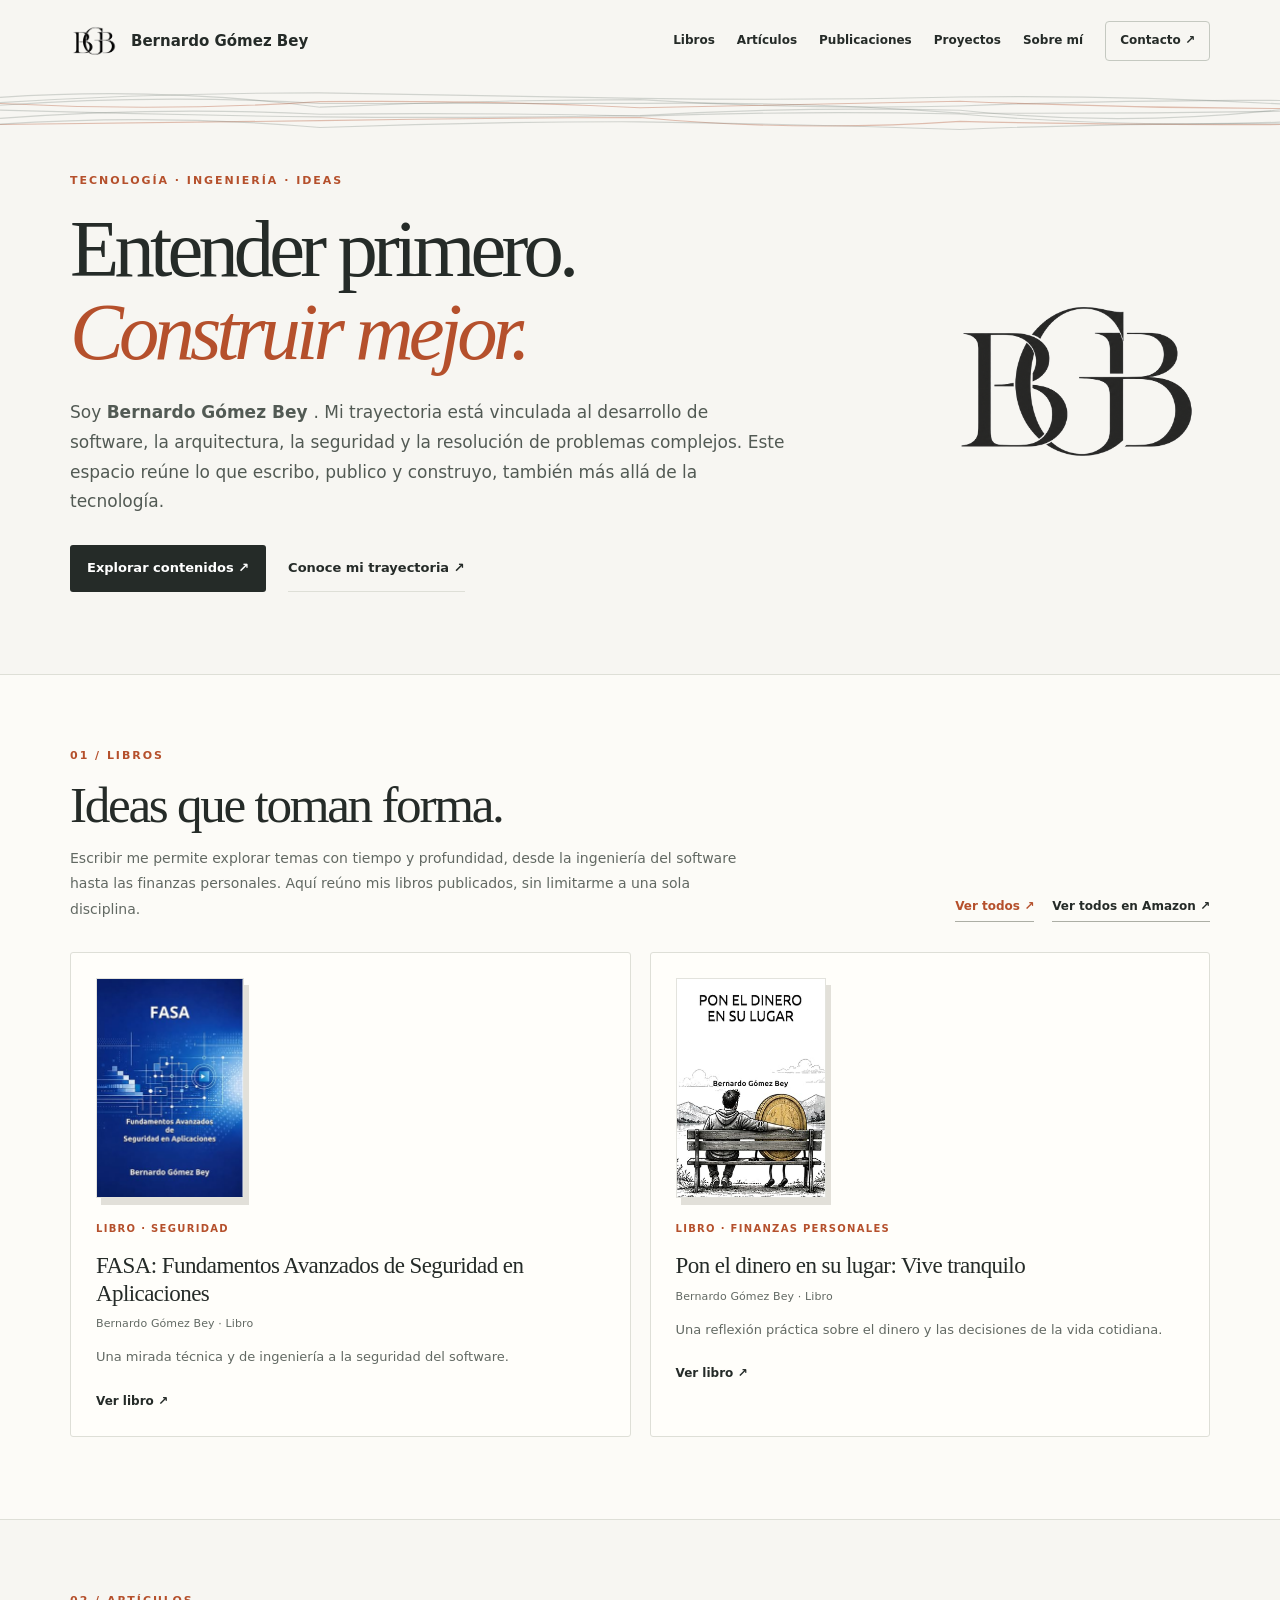
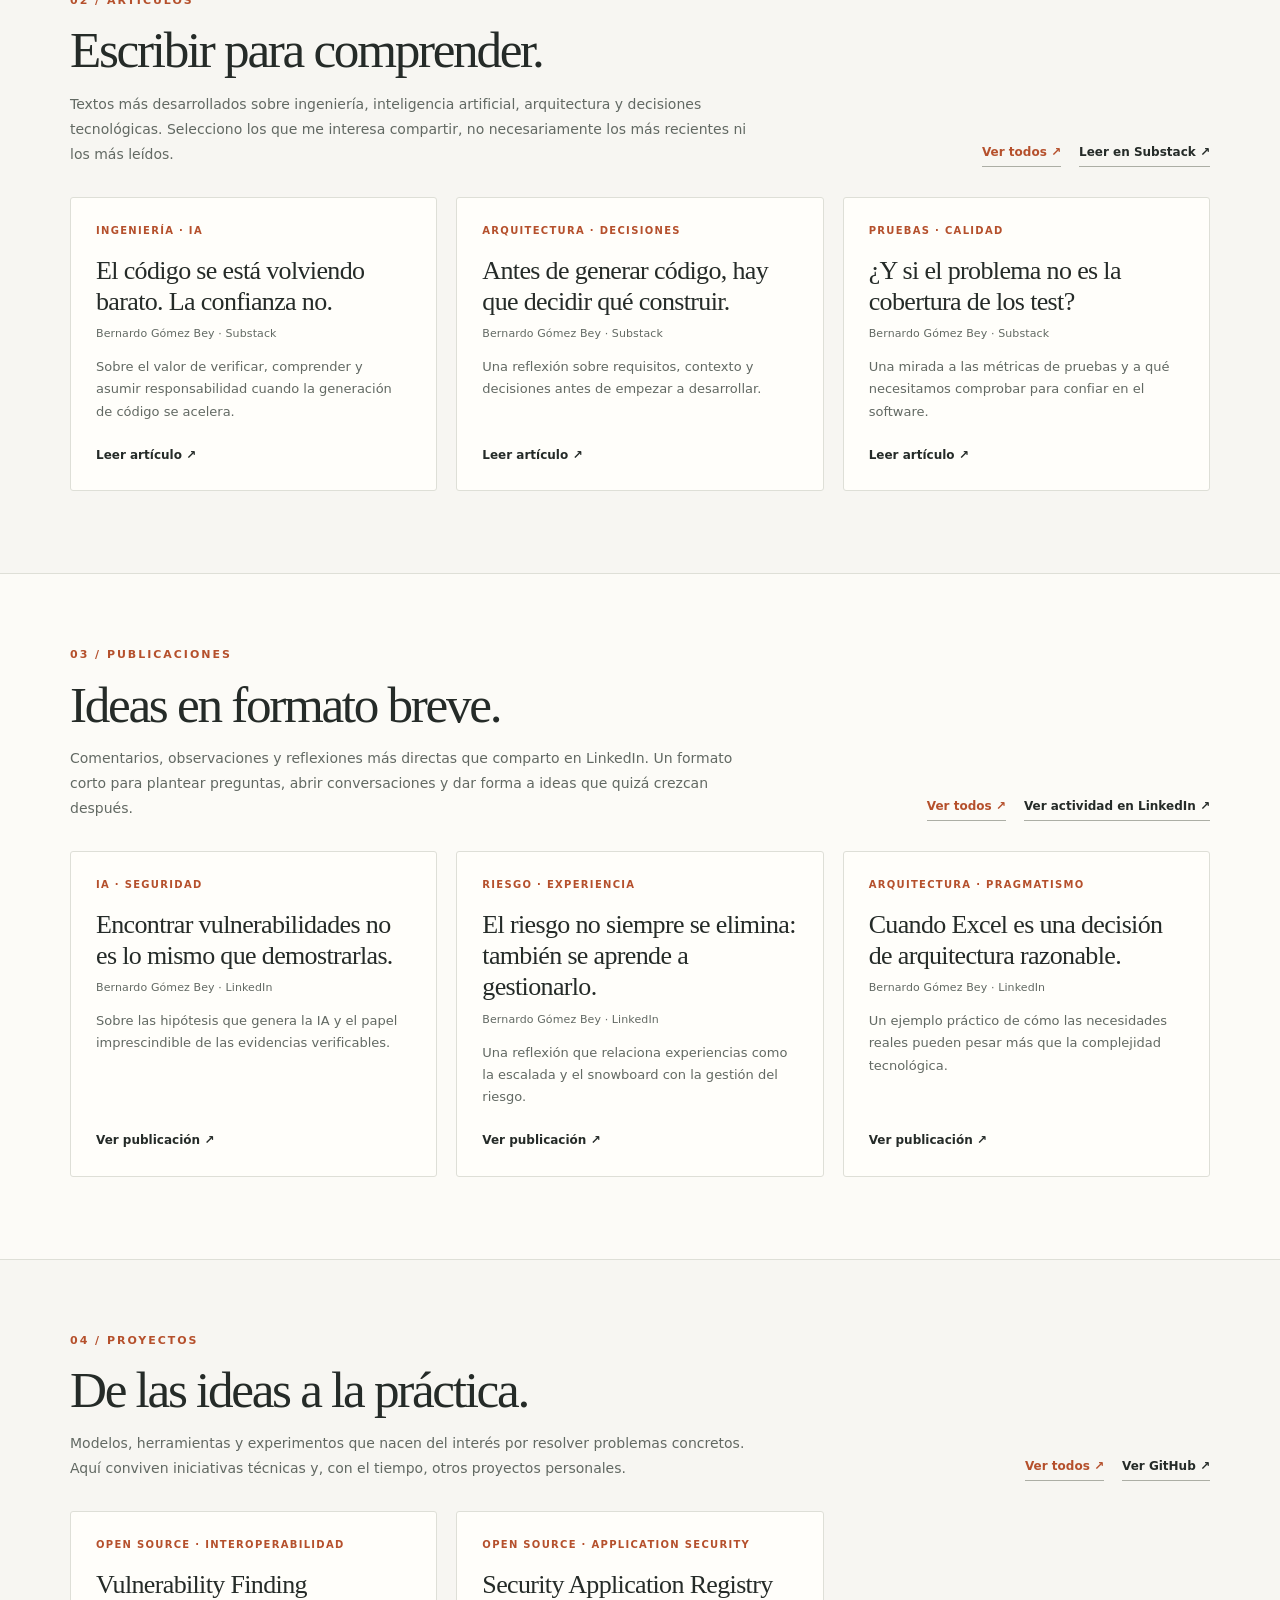
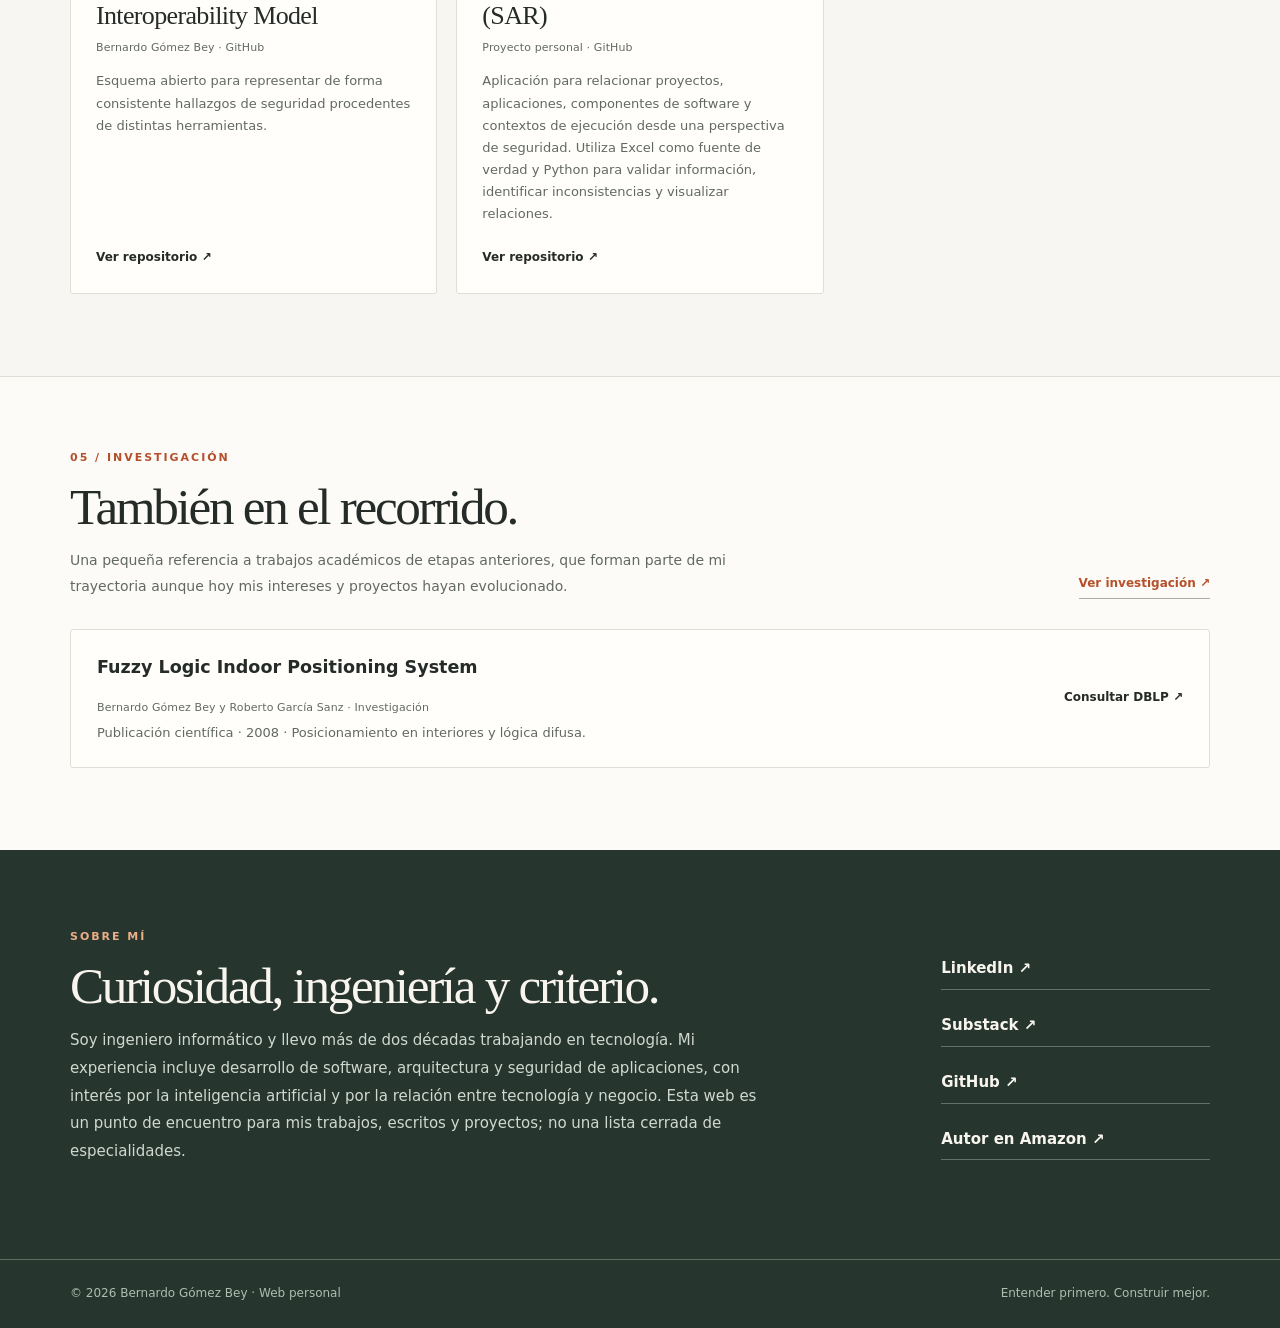
<file: index.html>
<!DOCTYPE html>
<html lang="es">
 <head>
  <meta charset="utf-8"/>
  <meta content="width=device-width,initial-scale=1" name="viewport"/>
  <title>
   Bernardo Gómez Bey | Libros, artículos, proyectos y tecnología
  </title>
  <meta
    content="Bernardo Gómez Bey: ingeniero informático y autor. Libros, artículos sobre tecnología y
    seguridad, publicaciones, proyectos e investigación."
    name="description"
  />
  <meta content="#f7f6f2" name="theme-color"/>
  <link href="https://bernardogomezbey.com/" rel="canonical"/>
  <link href="assets/bgb-monogram.png" rel="icon" type="image/png"/>
  <meta content="Bernardo Gómez Bey | Autor, ingeniería y tecnología" property="og:title"/>
  <meta content="Libros, artículos, publicaciones, proyectos e investigación de Bernardo Gómez Bey." property="og:description"/>
  <meta content="website" property="og:type"/>
  <meta content="https://bernardogomezbey.com/" property="og:url"/>
  <script type="application/ld+json">
   {
  "@context": "https://schema.org",
  "@graph": [
    {
      "@type": "Person",
      "@id": "https://bernardogomezbey.com/#persona",
      "name": "Bernardo Gómez Bey",
      "url": "https://bernardogomezbey.com/",
      "description": "Ingeniero informático y autor de libros y artículos sobre tecnología y otros temas.",
      "sameAs": [
        "https://www.linkedin.com/in/bernardo-gomez-bey-es/",
        "https://github.com/begobe1978",
        "https://substack.com/@bernardogomezbey",
        "https://www.amazon.es/stores/Bernardo-G%C3%B3mez-Bey/author/B0HK96MXVC"
      ]
    },
    {
      "@type": "WebSite",
      "@id": "https://bernardogomezbey.com/#website",
      "url": "https://bernardogomezbey.com/",
      "name": "Bernardo Gómez Bey",
      "inLanguage": "es",
      "author": {
        "@id": "https://bernardogomezbey.com/#persona"
      }
    },
    {
      "@type": "Book",
      "name": "FASA: Fundamentos Avanzados de Seguridad en Aplicaciones",
      "author": {
        "@id": "https://bernardogomezbey.com/#persona"
      },
      "url": "https://www.amazon.es/dp/B0H4BPR16T",
      "inLanguage": "es"
    },
    {
      "@type": "Book",
      "name": "Pon el dinero en su lugar: Vive tranquilo",
      "author": {
        "@id": "https://bernardogomezbey.com/#persona"
      },
      "url": "https://www.amazon.es/dp/B0HJVYJX9N",
      "inLanguage": "es"
    }
  ]
}
  </script>
  <link href="css/styles.css" rel="stylesheet"/>
  <meta content="index, follow, max-image-preview:large" name="robots"/>
  <meta content="es_ES" property="og:locale"/>
  <meta content="summary" name="twitter:card"/>
  <meta content="Bernardo Gómez Bey" name="author"/>
 </head>
 <body class="home-with-waves">
  <a class="skip-link" href="#inicio">
   Saltar al contenido
  </a>
  <header class="header">
   <nav aria-label="Navegación principal" class="container nav">
    <a class="identity" href="#inicio">
     <img alt="Monograma BGB" decoding="async" height="615" src="assets/bgb-monogram.png" width="880"/>
     <span>
      Bernardo Gómez Bey
     </span>
    </a>
    <div class="navlinks">
     <a href="#libros">
      Libros
     </a>
     <a href="#articulos">
      Artículos
     </a>
     <a href="#publicaciones">
      Publicaciones
     </a>
     <a href="#proyectos">
      Proyectos
     </a>
     <a href="#sobre-mi">
      Sobre mí
     </a>
     <a href="#contacto">
      Contacto ↗
     </a>
    </div>
   </nav>
  </header>
  <div class="wave-accent" aria-hidden="true"><svg viewBox="0 0 1440 68" preserveAspectRatio="none" xmlns="http://www.w3.org/2000/svg">
<path d="M 0 22.5 Q 180 13.8 360 21.1 Q 540 26.6 720 15.7 Q 900 10.3 1080 13.1 Q 1260 16.2 1440 17.2" fill="none" stroke="#68726d" stroke-opacity=".27" stroke-width="1.15" vector-effect="non-scaling-stroke"><animate attributeName="d" dur="3.80s" values="M 0 22.5 Q 180 13.8 360 21.1 Q 540 26.6 720 15.7 Q 900 10.3 1080 13.1 Q 1260 16.2 1440 17.2;M 0 19.4 Q 180 28.0 360 20.2 Q 540 11.3 720 24.3 Q 900 12.7 1080 12.1 Q 1260 27.7 1440 10.0;M 0 23.6 Q 180 12.9 360 11.2 Q 540 15.2 720 17.9 Q 900 19.6 1080 16.7 Q 1260 13.0 1440 24.3;M 0 17.1 Q 180 5.4 360 16.3 Q 540 15.3 720 17.9 Q 900 25.9 1080 15.1 Q 1260 20.6 1440 22.4;M 0 22.5 Q 180 13.8 360 21.1 Q 540 26.6 720 15.7 Q 900 10.3 1080 13.1 Q 1260 16.2 1440 17.2" repeatCount="indefinite" calcMode="spline" keyTimes="0;.25;.5;.75;1" keySplines=".4 0 .6 1;.4 0 .6 1;.4 0 .6 1;.4 0 .6 1" /></path>
<path d="M 0 15.6 Q 180 19.0 360 20.6 Q 540 31.5 720 25.6 Q 900 22.4 1080 24.6 Q 1260 7.0 1440 25.0" fill="none" stroke="#68726d" stroke-opacity=".27" stroke-width="1.15" vector-effect="non-scaling-stroke"><animate attributeName="d" dur="4.04s" values="M 0 15.6 Q 180 19.0 360 20.6 Q 540 31.5 720 25.6 Q 900 22.4 1080 24.6 Q 1260 7.0 1440 25.0;M 0 14.0 Q 180 36.3 360 23.3 Q 540 18.2 720 22.3 Q 900 14.5 1080 14.9 Q 1260 27.0 1440 13.8;M 0 16.6 Q 180 4.5 360 28.1 Q 540 19.7 720 19.3 Q 900 31.1 1080 26.6 Q 1260 18.8 1440 20.4;M 0 22.6 Q 180 14.9 360 15.0 Q 540 15.6 720 18.7 Q 900 19.6 1080 18.7 Q 1260 29.7 1440 16.4;M 0 15.6 Q 180 19.0 360 20.6 Q 540 31.5 720 25.6 Q 900 22.4 1080 24.6 Q 1260 7.0 1440 25.0" repeatCount="indefinite" calcMode="spline" keyTimes="0;.25;.5;.75;1" keySplines=".4 0 .6 1;.4 0 .6 1;.4 0 .6 1;.4 0 .6 1" /></path>
<path d="M 0 18.3 Q 180 17.7 360 20.9 Q 540 9.0 720 28.9 Q 900 23.6 1080 19.9 Q 1260 14.3 1440 31.4" fill="none" stroke="#b45736" stroke-opacity=".37" stroke-width="1.15" vector-effect="non-scaling-stroke"><animate attributeName="d" dur="4.28s" values="M 0 18.3 Q 180 17.7 360 20.9 Q 540 9.0 720 28.9 Q 900 23.6 1080 19.9 Q 1260 14.3 1440 31.4;M 0 24.0 Q 180 34.0 360 30.7 Q 540 22.6 720 28.6 Q 900 34.3 1080 18.9 Q 1260 18.1 1440 30.6;M 0 23.6 Q 180 32.7 360 21.6 Q 540 19.6 720 28.2 Q 900 25.1 1080 21.1 Q 1260 28.3 1440 29.1;M 0 17.9 Q 180 34.4 360 21.6 Q 540 9.8 720 24.7 Q 900 27.7 1080 32.8 Q 1260 18.1 1440 30.5;M 0 18.3 Q 180 17.7 360 20.9 Q 540 9.0 720 28.9 Q 900 23.6 1080 19.9 Q 1260 14.3 1440 31.4" repeatCount="indefinite" calcMode="spline" keyTimes="0;.25;.5;.75;1" keySplines=".4 0 .6 1;.4 0 .6 1;.4 0 .6 1;.4 0 .6 1" /></path>
<path d="M 0 31.5 Q 180 27.3 360 27.4 Q 540 32.6 720 21.9 Q 900 18.4 1080 27.4 Q 1260 27.4 1440 35.1" fill="none" stroke="#68726d" stroke-opacity=".27" stroke-width="1.15" vector-effect="non-scaling-stroke"><animate attributeName="d" dur="4.52s" values="M 0 31.5 Q 180 27.3 360 27.4 Q 540 32.6 720 21.9 Q 900 18.4 1080 27.4 Q 1260 27.4 1440 35.1;M 0 35.7 Q 180 17.9 360 35.3 Q 540 39.8 720 29.0 Q 900 37.7 1080 33.6 Q 1260 16.8 1440 33.7;M 0 25.3 Q 180 13.0 360 23.3 Q 540 23.3 720 23.4 Q 900 20.7 1080 34.1 Q 1260 35.3 1440 32.1;M 0 29.6 Q 180 20.1 360 37.5 Q 540 30.9 720 22.3 Q 900 32.9 1080 36.2 Q 1260 45.2 1440 26.4;M 0 31.5 Q 180 27.3 360 27.4 Q 540 32.6 720 21.9 Q 900 18.4 1080 27.4 Q 1260 27.4 1440 35.1" repeatCount="indefinite" calcMode="spline" keyTimes="0;.25;.5;.75;1" keySplines=".4 0 .6 1;.4 0 .6 1;.4 0 .6 1;.4 0 .6 1" /></path>
<path d="M 0 31.1 Q 180 32.8 360 30.3 Q 540 49.0 720 39.2 Q 900 46.1 1080 35.3 Q 1260 35.8 1440 38.7" fill="none" stroke="#68726d" stroke-opacity=".27" stroke-width="1.15" vector-effect="non-scaling-stroke"><animate attributeName="d" dur="4.76s" values="M 0 31.1 Q 180 32.8 360 30.3 Q 540 49.0 720 39.2 Q 900 46.1 1080 35.3 Q 1260 35.8 1440 38.7;M 0 28.8 Q 180 40.1 360 39.2 Q 540 47.1 720 39.0 Q 900 34.3 1080 26.9 Q 1260 41.4 1440 30.9;M 0 31.1 Q 180 35.7 360 38.2 Q 540 39.3 720 36.6 Q 900 25.9 1080 31.4 Q 1260 50.3 1440 30.4;M 0 37.0 Q 180 33.0 360 33.8 Q 540 23.8 720 33.0 Q 900 21.3 1080 28.4 Q 1260 26.8 1440 36.5;M 0 31.1 Q 180 32.8 360 30.3 Q 540 49.0 720 39.2 Q 900 46.1 1080 35.3 Q 1260 35.8 1440 38.7" repeatCount="indefinite" calcMode="spline" keyTimes="0;.25;.5;.75;1" keySplines=".4 0 .6 1;.4 0 .6 1;.4 0 .6 1;.4 0 .6 1" /></path>
<path d="M 0 43.3 Q 180 34.3 360 45.7 Q 540 48.7 720 39.8 Q 900 33.0 1080 34.6 Q 1260 40.9 1440 42.6" fill="none" stroke="#68726d" stroke-opacity=".27" stroke-width="1.15" vector-effect="non-scaling-stroke"><animate attributeName="d" dur="5.00s" values="M 0 43.3 Q 180 34.3 360 45.7 Q 540 48.7 720 39.8 Q 900 33.0 1080 34.6 Q 1260 40.9 1440 42.6;M 0 46.1 Q 180 27.0 360 45.4 Q 540 47.8 720 43.1 Q 900 32.1 1080 41.3 Q 1260 47.3 1440 41.3;M 0 38.7 Q 180 26.6 360 33.3 Q 540 30.4 720 36.3 Q 900 31.2 1080 33.8 Q 1260 50.8 1440 44.6;M 0 41.9 Q 180 35.6 360 33.4 Q 540 37.1 720 35.3 Q 900 39.6 1080 36.8 Q 1260 49.6 1440 30.6;M 0 43.3 Q 180 34.3 360 45.7 Q 540 48.7 720 39.8 Q 900 33.0 1080 34.6 Q 1260 40.9 1440 42.6" repeatCount="indefinite" calcMode="spline" keyTimes="0;.25;.5;.75;1" keySplines=".4 0 .6 1;.4 0 .6 1;.4 0 .6 1;.4 0 .6 1" /></path>
<path d="M 0 49.8 Q 180 39.1 360 40.3 Q 540 40.9 720 41.8 Q 900 56.8 1080 50.1 Q 1260 49.4 1440 49.7" fill="none" stroke="#b45736" stroke-opacity=".37" stroke-width="1.15" vector-effect="non-scaling-stroke"><animate attributeName="d" dur="5.24s" values="M 0 49.8 Q 180 39.1 360 40.3 Q 540 40.9 720 41.8 Q 900 56.8 1080 50.1 Q 1260 49.4 1440 49.7;M 0 49.7 Q 180 40.1 360 46.5 Q 540 31.3 720 36.5 Q 900 47.9 1080 38.4 Q 1260 44.0 1440 38.8;M 0 45.4 Q 180 46.4 360 40.9 Q 540 42.5 720 39.8 Q 900 57.9 1080 45.0 Q 1260 48.9 1440 49.6;M 0 41.4 Q 180 41.9 360 39.8 Q 540 59.3 720 49.5 Q 900 58.5 1080 47.3 Q 1260 43.8 1440 35.6;M 0 49.8 Q 180 39.1 360 40.3 Q 540 40.9 720 41.8 Q 900 56.8 1080 50.1 Q 1260 49.4 1440 49.7" repeatCount="indefinite" calcMode="spline" keyTimes="0;.25;.5;.75;1" keySplines=".4 0 .6 1;.4 0 .6 1;.4 0 .6 1;.4 0 .6 1" /></path>
<path d="M 0 41.8 Q 180 41.1 360 42.2 Q 540 30.3 720 50.3 Q 900 58.7 1080 52.5 Q 1260 33.1 1440 48.9" fill="none" stroke="#68726d" stroke-opacity=".27" stroke-width="1.15" vector-effect="non-scaling-stroke"><animate attributeName="d" dur="5.48s" values="M 0 41.8 Q 180 41.1 360 42.2 Q 540 30.3 720 50.3 Q 900 58.7 1080 52.5 Q 1260 33.1 1440 48.9;M 0 53.1 Q 180 35.5 360 54.3 Q 540 50.8 720 47.4 Q 900 32.3 1080 50.2 Q 1260 63.1 1440 53.5;M 0 42.0 Q 180 34.2 360 47.1 Q 540 38.5 720 41.3 Q 900 54.9 1080 53.2 Q 1260 33.2 1440 41.0;M 0 42.5 Q 180 56.3 360 45.5 Q 540 54.8 720 53.4 Q 900 42.9 1080 46.8 Q 1260 36.8 1440 43.4;M 0 41.8 Q 180 41.1 360 42.2 Q 540 30.3 720 50.3 Q 900 58.7 1080 52.5 Q 1260 33.1 1440 48.9" repeatCount="indefinite" calcMode="spline" keyTimes="0;.25;.5;.75;1" keySplines=".4 0 .6 1;.4 0 .6 1;.4 0 .6 1;.4 0 .6 1" /></path>
</svg></div>

  <main id="inicio">
   <div class="container hero">
    <div>
     <div class="eyebrow">
      Tecnología · Ingeniería · Ideas
     </div>
     <h1>
      Entender primero.
      <br/>
      <em>
       Construir mejor.
      </em>
     </h1>
     <p class="lead">
      Soy
      <strong>
       Bernardo Gómez Bey
      </strong>
      . Mi trayectoria está vinculada al desarrollo de software, la arquitectura, la seguridad y la
      resolución de problemas complejos. Este espacio reúne lo que escribo, publico y construyo, también
      más allá de la tecnología.
     </p>
     <div class="hero-links">
      <a href="#libros">
       Explorar contenidos ↗
      </a>
      <a href="#sobre-mi">
       Conoce mi trayectoria ↗
      </a>
     </div>
    </div>
    <div aria-hidden="true" class="hero-mark">
     <img alt="" decoding="async" height="615" src="assets/bgb-monogram.png" width="880"/>
    </div>
   </div>
   <section class="section" id="libros">
    <div class="container">
     <div class="heading">
      <div>
       <div class="section-eyebrow">
        01 / Libros
       </div>
       <h2>
        Ideas que toman forma.
       </h2>
       <p class="intro">
        Escribir me permite explorar temas con tiempo y profundidad, desde la ingeniería del software
        hasta las finanzas personales. Aquí reúno mis libros publicados, sin limitarme a una sola
        disciplina.
       </p>
      </div>
      <div class="heading-links">
      <a class="more more-internal" href="libros/index.html">Ver todos ↗</a>
      <a
        class="more"
        href="https://www.amazon.es/stores/Bernardo-G%C3%B3mez-Bey/author/B0HK96MXVC"
        rel="noopener noreferrer"
        target="_blank"
      >
       Ver todos en Amazon ↗
      </a>
     </div>
     </div>
     <div class="cards books">
      <article class="card book">
       <img alt="Portada de FASA: Fundamentos Avanzados de Seguridad en Aplicaciones" decoding="async" height="440" loading="lazy" src="assets/fasa.png" width="294"/>
       <div class="copy">
        <span class="kicker">
         Libro · Seguridad
        </span>
        <h3>
         FASA: Fundamentos Avanzados de Seguridad en Aplicaciones
        </h3>
        <p class="byline">
         Bernardo Gómez Bey · Libro
        </p>
        <p>
         Una mirada técnica y de ingeniería a la seguridad del software.
        </p>
        <a href="https://www.amazon.es/dp/B0H4BPR16T" rel="noopener noreferrer" target="_blank">
         Ver libro ↗
        </a>
       </div>
      </article>
      <article class="card book">
       <img alt="Portada de Pon el dinero en su lugar" decoding="async" height="427" loading="lazy" src="assets/pon-el-dinero.png" width="290"/>
       <div class="copy">
        <span class="kicker">
         Libro · Finanzas personales
        </span>
        <h3>
         Pon el dinero en su lugar: Vive tranquilo
        </h3>
        <p class="byline">
         Bernardo Gómez Bey · Libro
        </p>
        <p>
         Una reflexión práctica sobre el dinero y las decisiones de la vida cotidiana.
        </p>
        <a href="https://www.amazon.es/dp/B0HJVYJX9N" rel="noopener noreferrer" target="_blank">
         Ver libro ↗
        </a>
       </div>
      </article>
     </div>
    </div>
   </section>
   <section class="section" id="articulos">
    <div class="container">
     <div class="heading">
      <div>
       <div class="section-eyebrow">
        02 / Artículos
       </div>
       <h2>
        Escribir para comprender.
       </h2>
       <p class="intro">
        Textos más desarrollados sobre ingeniería, inteligencia artificial, arquitectura y decisiones
        tecnológicas. Selecciono los que me interesa compartir, no necesariamente los más recientes ni
        los más leídos.
       </p>
      </div>
      <div class="heading-links">
      <a class="more more-internal" href="articulos/index.html">Ver todos ↗</a>
      <a class="more" href="https://bernardogomezbey.substack.com/" rel="noopener noreferrer" target="_blank">
       Leer en Substack ↗
      </a>
     </div>
     </div>
     <div class="cards">
      <article class="card">
       <span class="kicker">
        Ingeniería · IA
       </span>
       <h3>
        El código se está volviendo barato. La confianza no.
       </h3>
       <p class="byline">
        Bernardo Gómez Bey · Substack
       </p>
       <p>
        Sobre el valor de verificar, comprender y asumir responsabilidad cuando la generación de código se acelera.
       </p>
       <a
         href="https://bernardogomezbey.substack.com/p/el-codigo-se-esta-volviendo-barato"
         rel="noopener noreferrer"
         target="_blank"
       >
        Leer artículo ↗
       </a>
      </article>
      <article class="card">
       <span class="kicker">
        Arquitectura · Decisiones
       </span>
       <h3>
        Antes de generar código, hay que decidir qué construir.
       </h3>
       <p class="byline">
        Bernardo Gómez Bey · Substack
       </p>
       <p>
        Una reflexión sobre requisitos, contexto y decisiones antes de empezar a desarrollar.
       </p>
       <a
         href="https://bernardogomezbey.substack.com/p/antes-de-generar-codigo-hay-que-decidir"
         rel="noopener noreferrer"
         target="_blank"
       >
        Leer artículo ↗
       </a>
      </article>
      <article class="card">
       <span class="kicker">
        Pruebas · Calidad
       </span>
       <h3>
        ¿Y si el problema no es la cobertura de los test?
       </h3>
       <p class="byline">
        Bernardo Gómez Bey · Substack
       </p>
       <p>
        Una mirada a las métricas de pruebas y a qué necesitamos comprobar para confiar en el software.
       </p>
       <a
         href="https://bernardogomezbey.substack.com/p/y-si-el-problema-no-es-la-cobertura"
         rel="noopener noreferrer"
         target="_blank"
       >
        Leer artículo ↗
       </a>
      </article>
     </div>
    </div>
   </section>
   <section class="section" id="publicaciones">
    <div class="container">
     <div class="heading">
      <div>
       <div class="section-eyebrow">
        03 / Publicaciones
       </div>
       <h2>
        Ideas en formato breve.
       </h2>
       <p class="intro">
        Comentarios, observaciones y reflexiones más directas que comparto en LinkedIn. Un formato corto
        para plantear preguntas, abrir conversaciones y dar forma a ideas que quizá crezcan después.
       </p>
      </div>
      <div class="heading-links">
      <a class="more more-internal" href="publicaciones/index.html">Ver todos ↗</a>
      <a
        class="more"
        href="https://www.linkedin.com/in/bernardo-gomez-bey-es/recent-activity/all/"
        rel="noopener noreferrer"
        target="_blank"
      >
       Ver actividad en LinkedIn ↗
      </a>
     </div>
     </div>
     <div class="cards">
      <article class="card">
       <span class="kicker">
        IA · Seguridad
       </span>
       <h3>
        Encontrar vulnerabilidades no es lo mismo que demostrarlas.
       </h3>
       <p class="byline">
        Bernardo Gómez Bey · LinkedIn
       </p>
       <p>
        Sobre las hipótesis que genera la IA y el papel imprescindible de las evidencias verificables.
       </p>
       <a
         href="https://es.linkedin.com/posts/bernardo-gomez-bey-es_la-ia-puede-ser-extraordinariamente-buena-activity-7502687152577609728-nzml"
         rel="noopener noreferrer"
         target="_blank"
       >
        Ver publicación ↗
       </a>
      </article>
      <article class="card">
       <span class="kicker">
        Riesgo · Experiencia
       </span>
       <h3>
        El riesgo no siempre se elimina: también se aprende a gestionarlo.
       </h3>
       <p class="byline">
        Bernardo Gómez Bey · LinkedIn
       </p>
       <p>
        Una reflexión que relaciona experiencias como la escalada y el snowboard con la gestión del riesgo.
       </p>
       <a
         href="https://es.linkedin.com/posts/bernardo-gomez-bey-es_durante-a%C3%B1os-he-practicado-escalada-tambi%C3%A9n-activity-7509954993181974528-Ft-v"
         rel="noopener noreferrer"
         target="_blank"
       >
        Ver publicación ↗
       </a>
      </article>
      <article class="card">
       <span class="kicker">
        Arquitectura · Pragmatismo
       </span>
       <h3>
        Cuando Excel es una decisión de arquitectura razonable.
       </h3>
       <p class="byline">
        Bernardo Gómez Bey · LinkedIn
       </p>
       <p>
        Un ejemplo práctico de cómo las necesidades reales pueden pesar más que la complejidad tecnológica.
       </p>
       <a
         href="https://es.linkedin.com/posts/bernardo-gomez-bey-es_hace-poco-desarroll%C3%A9-una-aplicaci%C3%B3n-para-activity-7514005416503037954-6UWF"
         rel="noopener noreferrer"
         target="_blank"
       >
        Ver publicación ↗
       </a>
      </article>
     </div>
    </div>
   </section>
   <section class="section" id="proyectos">
    <div class="container">
     <div class="heading">
      <div>
       <div class="section-eyebrow">
        04 / Proyectos
       </div>
       <h2>
        De las ideas a la práctica.
       </h2>
       <p class="intro">
        Modelos, herramientas y experimentos que nacen del interés por resolver problemas concretos. Aquí
        conviven iniciativas técnicas y, con el tiempo, otros proyectos personales.
       </p>
      </div>
      <div class="heading-links">
      <a class="more more-internal" href="proyectos/index.html">Ver todos ↗</a>
      <a class="more" href="https://github.com/begobe1978" rel="noopener noreferrer" target="_blank">
       Ver GitHub ↗
      </a>
     </div>
     </div>
     <div class="cards">
      <article class="card">
       <span class="kicker">
        Open source · Interoperabilidad
       </span>
       <h3>
        Vulnerability Finding Interoperability Model
       </h3>
       <p class="byline">
        Bernardo Gómez Bey · GitHub
       </p>
       <p>
        Esquema abierto para representar de forma consistente hallazgos de seguridad procedentes de
        distintas herramientas.
       </p>
       <a
         href="https://github.com/begobe1978/vulnerability-finding-interoperability-model"
         rel="noopener noreferrer"
         target="_blank"
       >
        Ver repositorio ↗
       </a>
      </article>
      <article class="card">
       <span class="kicker">
        Open source · Application Security
       </span>
       <h3>
        Security Application Registry (SAR)
       </h3>
       <p class="byline">
        Proyecto personal · GitHub
       </p>
       <p>
        Aplicación para relacionar proyectos, aplicaciones, componentes de software y contextos de
        ejecución desde una perspectiva de seguridad. Utiliza Excel como fuente de verdad y Python
        para validar información, identificar inconsistencias y visualizar relaciones.
       </p>
       <a
         href="https://github.com/begobe1978/security-application-registry"
         rel="noopener noreferrer"
         target="_blank"
       >
        Ver repositorio ↗
       </a>
      </article>
     </div>
    </div>
   </section>
   <section class="section" id="investigacion">
    <div class="container">
     <div class="heading">
      <div>
       <div class="section-eyebrow">
        05 / Investigación
       </div>
       <h2>
        También en el recorrido.
       </h2>
       <p class="intro">
        Una pequeña referencia a trabajos académicos de etapas anteriores, que forman parte de mi
        trayectoria aunque hoy mis intereses y proyectos hayan evolucionado.
       </p>
      </div>
      <a class="more more-internal" href="investigacion/index.html">Ver investigación ↗</a>
     </div>
     <div class="research-line">
      <div>
       <h3>
        Fuzzy Logic Indoor Positioning System
       </h3>
       <p class="byline">
        Bernardo Gómez Bey y Roberto García Sanz · Investigación
       </p>
       <p>
        Publicación científica · 2008 · Posicionamiento en interiores y lógica difusa.
       </p>
      </div>
      <a href="https://dblp.org/rec/journals/ijimai/BeyS08" rel="noopener noreferrer" target="_blank">
       Consultar DBLP ↗
      </a>
     </div>
    </div>
   </section>
   <section class="about" id="sobre-mi">
    <div class="container about-inner">
     <div>
      <div class="section-eyebrow">
       Sobre mí
      </div>
      <h2>
       Curiosidad, ingeniería y criterio.
      </h2>
      <p>
       Soy ingeniero informático y llevo más de dos décadas trabajando en tecnología. Mi experiencia
       incluye desarrollo de software, arquitectura y seguridad de aplicaciones, con interés por la
       inteligencia artificial y por la relación entre tecnología y negocio. Esta web es un punto de
       encuentro para mis trabajos, escritos y proyectos; no una lista cerrada de especialidades.
      </p>
     </div>
     <div class="contacts" id="contacto">
      <a href="https://www.linkedin.com/in/bernardo-gomez-bey-es/" rel="noopener noreferrer" target="_blank">
       LinkedIn ↗
      </a>
      <a href="https://substack.com/@bernardogomezbey" rel="noopener noreferrer" target="_blank">
       Substack ↗
      </a>
      <a href="https://github.com/begobe1978" rel="noopener noreferrer" target="_blank">
       GitHub ↗
      </a>
      <a href="https://www.amazon.es/stores/Bernardo-G%C3%B3mez-Bey/author/B0HK96MXVC" rel="noopener noreferrer" target="_blank">
       Autor en Amazon ↗
      </a>
     </div>
    </div>
   </section>
  </main>
  <footer class="footer">
   <div class="container">
    <span>
     ©
     <span id="year">
      2026
     </span>
     Bernardo Gómez Bey · Web personal
    </span>
    <span>
     Entender primero. Construir mejor.
    </span>
   </div>
  </footer>
 </body>
</html>
</file>
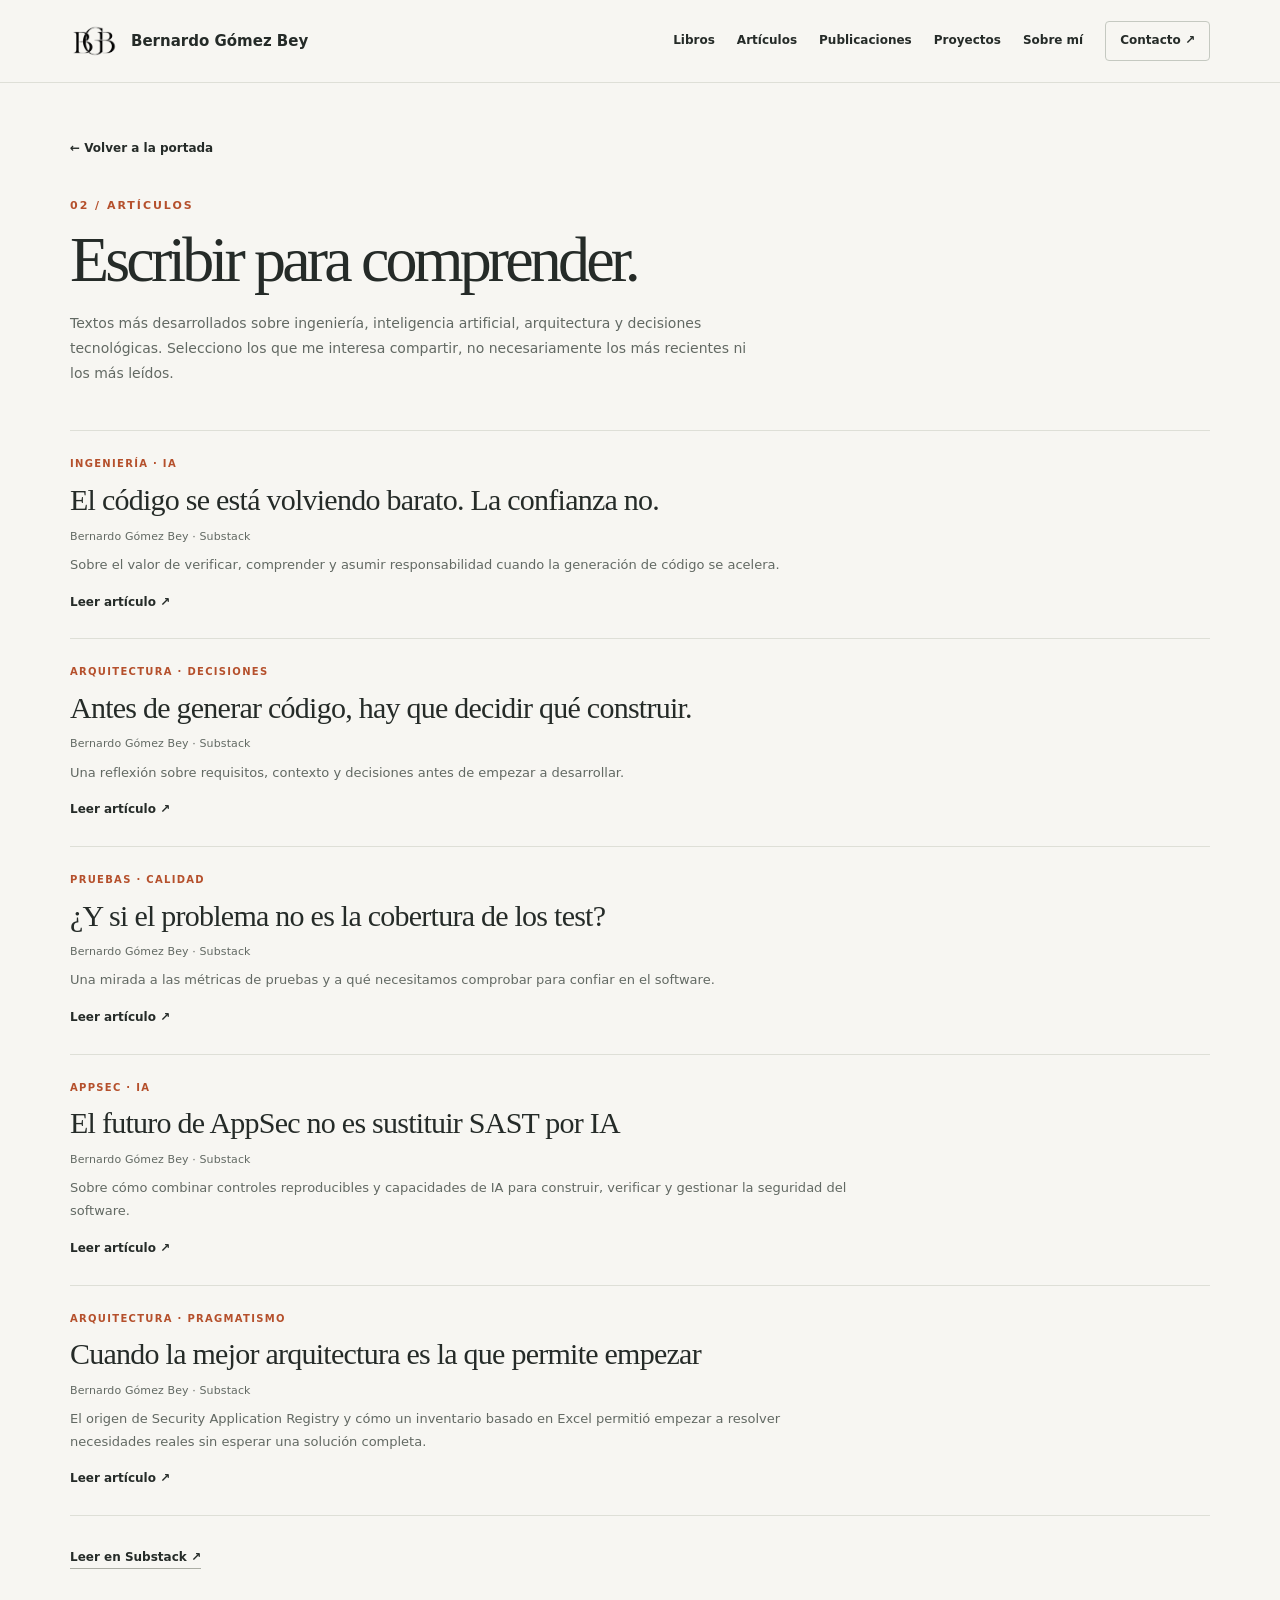
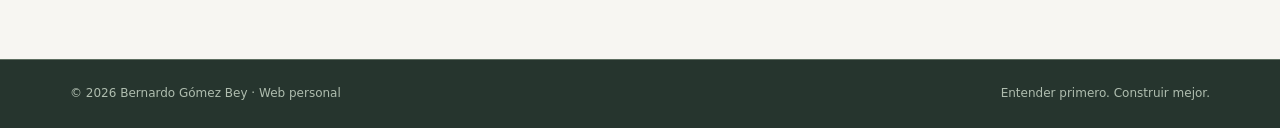
<file: articulos/index.html>
<!DOCTYPE html>

<html lang="es">
<head>
<meta charset="utf-8"/>
<meta content="width=device-width,initial-scale=1" name="viewport"/>
<title>Artículos | Bernardo Gómez Bey</title>
<meta content="Artículos de Bernardo Gómez Bey. Trabajos y contenidos reunidos en su web personal." name="description"/>
<meta content="#f7f6f2" name="theme-color"/>
<link href="https://bernardogomezbey.com/articulos/" rel="canonical"/>
<link href="../assets/bgb-monogram.png" rel="icon" type="image/png"/>
<meta content="Artículos | Bernardo Gómez Bey" property="og:title"/>
<meta content="Libros, artículos, publicaciones, proyectos e investigación de Bernardo Gómez Bey." property="og:description"/>
<meta content="website" property="og:type"/>
<meta content="https://bernardogomezbey.com/articulos/" property="og:url"/>

<link href="../css/styles.css" rel="stylesheet"/>
<meta content="index, follow, max-image-preview:large" name="robots"/>
<meta content="es_ES" property="og:locale"/>
<meta content="summary" name="twitter:card"/>
<meta content="Bernardo Gómez Bey" name="author"/>
</head>
<body>
<a class="skip-link" href="#contenido">
   Saltar al contenido
  </a>
<header class="header">
<nav aria-label="Navegación principal" class="container nav">
<a class="identity" href="../index.html#inicio">
<img alt="Monograma BGB" decoding="async" height="615" src="../assets/bgb-monogram.png" width="880"/>
<span>
      Bernardo Gómez Bey
     </span>
</a>
<div class="navlinks">
<a href="../index.html#libros">
      Libros
     </a>
<a href="../index.html#articulos">
      Artículos
     </a>
<a href="../index.html#publicaciones">
      Publicaciones
     </a>
<a href="../index.html#proyectos">
      Proyectos
     </a>
<a href="../index.html#sobre-mi">
      Sobre mí
     </a>
<a href="../index.html#contacto">
      Contacto ↗
     </a>
</div>
</nav>
</header>
<main id="contenido"><div class="container inner-page"><a class="back-link" href="../index.html">← Volver a la portada</a><div class="inner-heading"><div class="section-eyebrow">02 / Artículos</div><h1>Escribir para comprender.</h1><p class="intro">Textos más desarrollados sobre ingeniería, inteligencia artificial, arquitectura y decisiones
        tecnológicas. Selecciono los que me interesa compartir, no necesariamente los más recientes ni
        los más leídos.</p></div><div class="entry-list"><article class="entry"><div class="entry-body"><span class="kicker">
        Ingeniería · IA
       </span><h3>
        El código se está volviendo barato. La confianza no.
       </h3><p class="byline">
        Bernardo Gómez Bey · Substack
       </p><p>
        Sobre el valor de verificar, comprender y asumir responsabilidad cuando la generación de código se acelera.
       </p><a href="https://bernardogomezbey.substack.com/p/el-codigo-se-esta-volviendo-barato" rel="noopener noreferrer" target="_blank">
        Leer artículo ↗
       </a></div></article><article class="entry"><div class="entry-body"><span class="kicker">
        Arquitectura · Decisiones
       </span><h3>
        Antes de generar código, hay que decidir qué construir.
       </h3><p class="byline">
        Bernardo Gómez Bey · Substack
       </p><p>
        Una reflexión sobre requisitos, contexto y decisiones antes de empezar a desarrollar.
       </p><a href="https://bernardogomezbey.substack.com/p/antes-de-generar-codigo-hay-que-decidir" rel="noopener noreferrer" target="_blank">
        Leer artículo ↗
       </a></div></article><article class="entry"><div class="entry-body"><span class="kicker">
        Pruebas · Calidad
       </span><h3>
        ¿Y si el problema no es la cobertura de los test?
       </h3><p class="byline">
        Bernardo Gómez Bey · Substack
       </p><p>
        Una mirada a las métricas de pruebas y a qué necesitamos comprobar para confiar en el software.
       </p><a href="https://bernardogomezbey.substack.com/p/y-si-el-problema-no-es-la-cobertura" rel="noopener noreferrer" target="_blank">
        Leer artículo ↗
       </a></div></article>
        <article class="entry">
          <div class="entry-body">
            <span class="kicker">AppSec · IA</span>
            <h3>El futuro de AppSec no es sustituir SAST por IA</h3>
            <p class="byline">Bernardo Gómez Bey · Substack</p>
            <p>Sobre cómo combinar controles reproducibles y capacidades de IA para construir, verificar y gestionar la seguridad del software.</p>
            <a href="https://bernardogomezbey.substack.com/p/el-futuro-de-appsec-no-es-sustituir" target="_blank" rel="noopener noreferrer">Leer artículo ↗</a>
          </div>
        </article>
        <article class="entry">
          <div class="entry-body">
            <span class="kicker">Arquitectura · Pragmatismo</span>
            <h3>Cuando la mejor arquitectura es la que permite empezar</h3>
            <p class="byline">Bernardo Gómez Bey · Substack</p>
            <p>El origen de Security Application Registry y cómo un inventario basado en Excel permitió empezar a resolver necesidades reales sin esperar una solución completa.</p>
            <a href="https://bernardogomezbey.substack.com/p/cuando-la-mejor-arquitectura-es-la" target="_blank" rel="noopener noreferrer">Leer artículo ↗</a>
          </div>
        </article></div><p class="external-more"><a class="more" href="https://bernardogomezbey.substack.com/" rel="noopener noreferrer" target="_blank">
       Leer en Substack ↗
      </a></p></div></main>
<footer class="footer">
<div class="container">
<span>
     ©
     <span id="year">
      2026
     </span>
     Bernardo Gómez Bey · Web personal
    </span>
<span>
     Entender primero. Construir mejor.
    </span>
</div>
</footer>
</body>
</html>
</file>
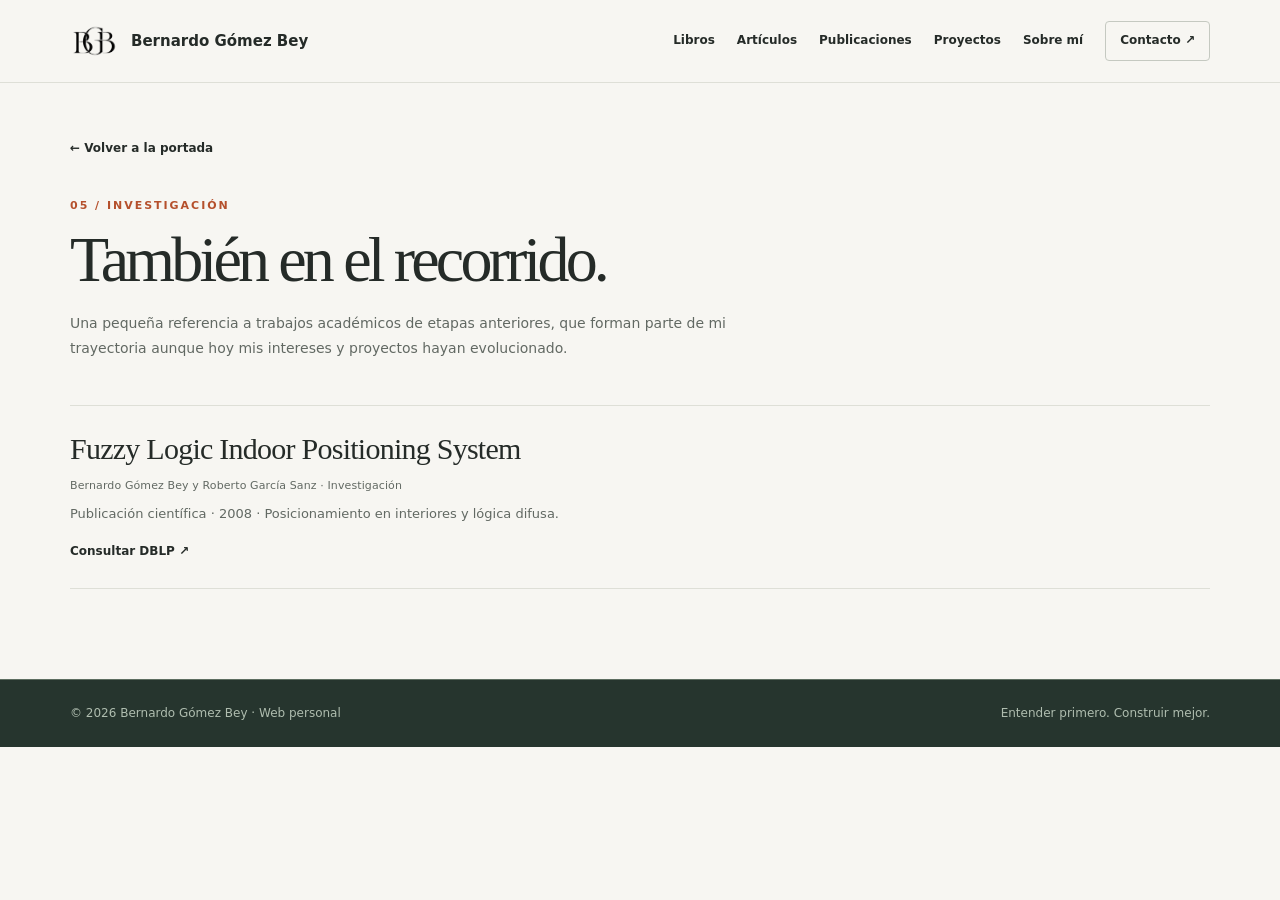
<file: investigacion/index.html>
<!DOCTYPE html>

<html lang="es">
<head>
<meta charset="utf-8"/>
<meta content="width=device-width,initial-scale=1" name="viewport"/>
<title>Investigación | Bernardo Gómez Bey</title>
<meta content="Investigación de Bernardo Gómez Bey. Trabajos y contenidos reunidos en su web personal." name="description"/>
<meta content="#f7f6f2" name="theme-color"/>
<link href="https://bernardogomezbey.com/investigacion/" rel="canonical"/>
<link href="../assets/bgb-monogram.png" rel="icon" type="image/png"/>
<meta content="Investigación | Bernardo Gómez Bey" property="og:title"/>
<meta content="Libros, artículos, publicaciones, proyectos e investigación de Bernardo Gómez Bey." property="og:description"/>
<meta content="website" property="og:type"/>
<meta content="https://bernardogomezbey.com/investigacion/" property="og:url"/>

<link href="../css/styles.css" rel="stylesheet"/>
<meta content="index, follow, max-image-preview:large" name="robots"/>
<meta content="es_ES" property="og:locale"/>
<meta content="summary" name="twitter:card"/>
<meta content="Bernardo Gómez Bey" name="author"/>
</head>
<body>
<a class="skip-link" href="#contenido">
   Saltar al contenido
  </a>
<header class="header">
<nav aria-label="Navegación principal" class="container nav">
<a class="identity" href="../index.html#inicio">
<img alt="Monograma BGB" decoding="async" height="615" src="../assets/bgb-monogram.png" width="880"/>
<span>
      Bernardo Gómez Bey
     </span>
</a>
<div class="navlinks">
<a href="../index.html#libros">
      Libros
     </a>
<a href="../index.html#articulos">
      Artículos
     </a>
<a href="../index.html#publicaciones">
      Publicaciones
     </a>
<a href="../index.html#proyectos">
      Proyectos
     </a>
<a href="../index.html#sobre-mi">
      Sobre mí
     </a>
<a href="../index.html#contacto">
      Contacto ↗
     </a>
</div>
</nav>
</header>
<main id="contenido"><div class="container inner-page"><a class="back-link" href="../index.html">← Volver a la portada</a><div class="inner-heading"><div class="section-eyebrow">05 / Investigación</div><h1>También en el recorrido.</h1><p class="intro">Una pequeña referencia a trabajos académicos de etapas anteriores, que forman parte de mi
        trayectoria aunque hoy mis intereses y proyectos hayan evolucionado.</p></div><div class="entry-list"><article class="entry"><div class="entry-body"><h3>
        Fuzzy Logic Indoor Positioning System
       </h3><p class="byline">
        Bernardo Gómez Bey y Roberto García Sanz · Investigación
       </p><p>
        Publicación científica · 2008 · Posicionamiento en interiores y lógica difusa.
       </p><a href="https://dblp.org/rec/journals/ijimai/BeyS08" rel="noopener noreferrer" target="_blank">
       Consultar DBLP ↗
      </a></div></article></div></div></main>
<footer class="footer">
<div class="container">
<span>
     ©
     <span id="year">
      2026
     </span>
     Bernardo Gómez Bey · Web personal
    </span>
<span>
     Entender primero. Construir mejor.
    </span>
</div>
</footer>
</body>
</html>
</file>
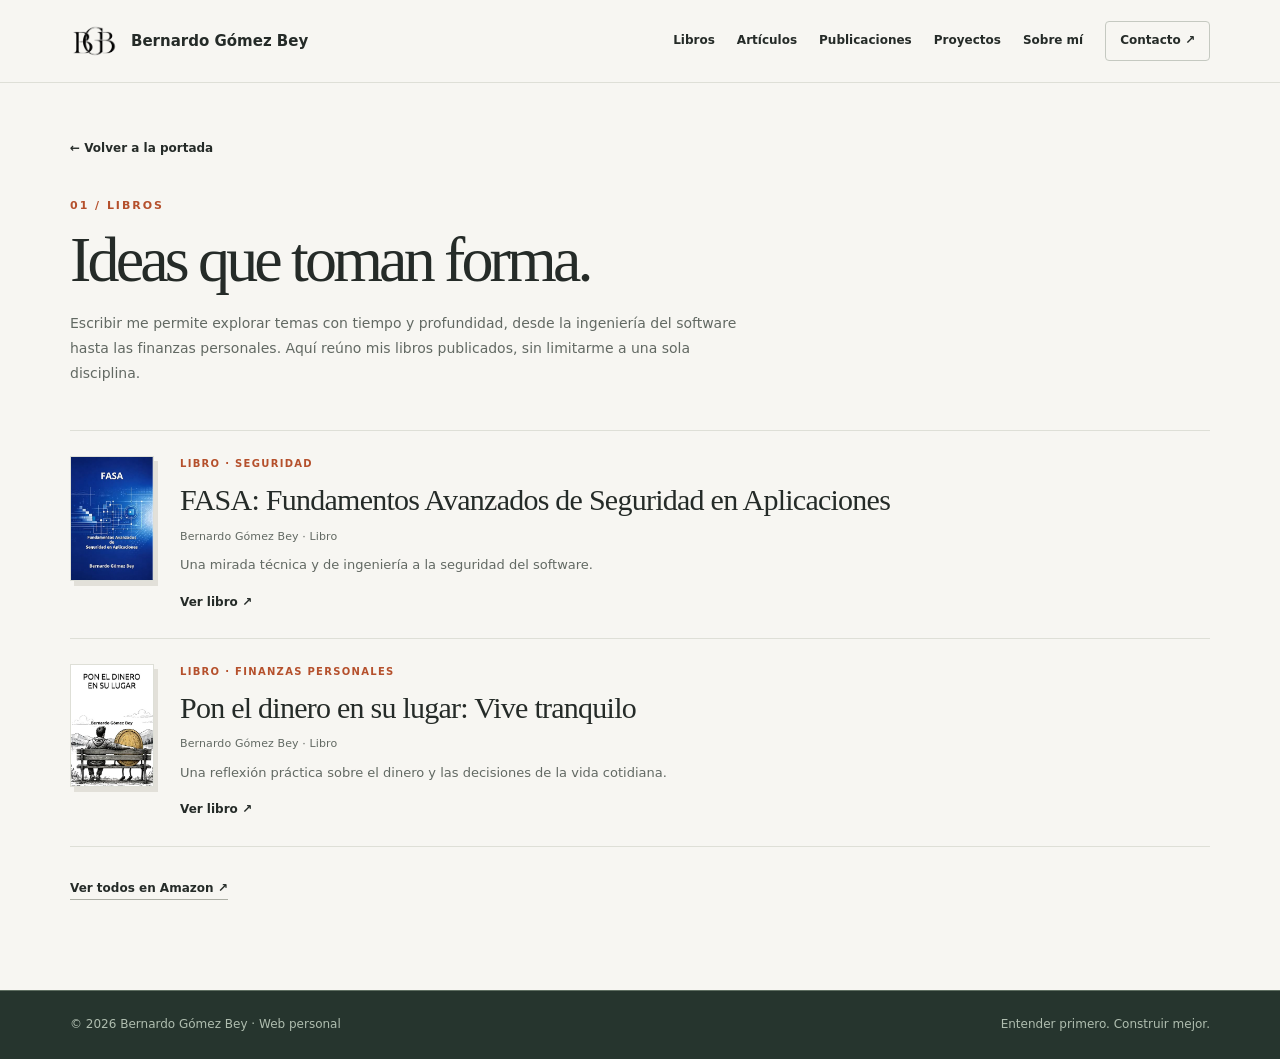
<file: libros/index.html>
<!DOCTYPE html>

<html lang="es">
<head>
<meta charset="utf-8"/>
<meta content="width=device-width,initial-scale=1" name="viewport"/>
<title>Libros | Bernardo Gómez Bey</title>
<meta content="Libros de Bernardo Gómez Bey. Trabajos y contenidos reunidos en su web personal." name="description"/>
<meta content="#f7f6f2" name="theme-color"/>
<link href="https://bernardogomezbey.com/libros/" rel="canonical"/>
<link href="../assets/bgb-monogram.png" rel="icon" type="image/png"/>
<meta content="Libros | Bernardo Gómez Bey" property="og:title"/>
<meta content="Libros, artículos, publicaciones, proyectos e investigación de Bernardo Gómez Bey." property="og:description"/>
<meta content="website" property="og:type"/>
<meta content="https://bernardogomezbey.com/libros/" property="og:url"/>

<link href="../css/styles.css" rel="stylesheet"/>
<meta content="index, follow, max-image-preview:large" name="robots"/>
<meta content="es_ES" property="og:locale"/>
<meta content="summary" name="twitter:card"/>
<meta content="Bernardo Gómez Bey" name="author"/>
</head>
<body>
<a class="skip-link" href="#contenido">
   Saltar al contenido
  </a>
<header class="header">
<nav aria-label="Navegación principal" class="container nav">
<a class="identity" href="../index.html#inicio">
<img alt="Monograma BGB" decoding="async" height="615" src="../assets/bgb-monogram.png" width="880"/>
<span>
      Bernardo Gómez Bey
     </span>
</a>
<div class="navlinks">
<a href="../index.html#libros">
      Libros
     </a>
<a href="../index.html#articulos">
      Artículos
     </a>
<a href="../index.html#publicaciones">
      Publicaciones
     </a>
<a href="../index.html#proyectos">
      Proyectos
     </a>
<a href="../index.html#sobre-mi">
      Sobre mí
     </a>
<a href="../index.html#contacto">
      Contacto ↗
     </a>
</div>
</nav>
</header>
<main id="contenido"><div class="container inner-page"><a class="back-link" href="../index.html">← Volver a la portada</a><div class="inner-heading"><div class="section-eyebrow">01 / Libros</div><h1>Ideas que toman forma.</h1><p class="intro">Escribir me permite explorar temas con tiempo y profundidad, desde la ingeniería del software
        hasta las finanzas personales. Aquí reúno mis libros publicados, sin limitarme a una sola
        disciplina.</p></div><div class="entry-list"><article class="entry entry-book"><img alt="Portada de FASA: Fundamentos Avanzados de Seguridad en Aplicaciones" decoding="async" height="440" loading="lazy" src="../assets/fasa.png" width="294"/><div class="entry-body"><span class="kicker">
         Libro · Seguridad
        </span><h3>
         FASA: Fundamentos Avanzados de Seguridad en Aplicaciones
        </h3><p class="byline">
         Bernardo Gómez Bey · Libro
        </p><p>
         Una mirada técnica y de ingeniería a la seguridad del software.
        </p><a href="https://www.amazon.es/dp/B0H4BPR16T" rel="noopener noreferrer" target="_blank">
         Ver libro ↗
        </a></div></article><article class="entry entry-book"><img alt="Portada de Pon el dinero en su lugar" decoding="async" height="427" loading="lazy" src="../assets/pon-el-dinero.png" width="290"/><div class="entry-body"><span class="kicker">
         Libro · Finanzas personales
        </span><h3>
         Pon el dinero en su lugar: Vive tranquilo
        </h3><p class="byline">
         Bernardo Gómez Bey · Libro
        </p><p>
         Una reflexión práctica sobre el dinero y las decisiones de la vida cotidiana.
        </p><a href="https://www.amazon.es/dp/B0HJVYJX9N" rel="noopener noreferrer" target="_blank">
         Ver libro ↗
        </a></div></article></div><p class="external-more"><a class="more" href="https://www.amazon.es/stores/Bernardo-G%C3%B3mez-Bey/author/B0HK96MXVC" rel="noopener noreferrer" target="_blank">
       Ver todos en Amazon ↗
      </a></p></div></main>
<footer class="footer">
<div class="container">
<span>
     ©
     <span id="year">
      2026
     </span>
     Bernardo Gómez Bey · Web personal
    </span>
<span>
     Entender primero. Construir mejor.
    </span>
</div>
</footer>
</body>
</html>
</file>
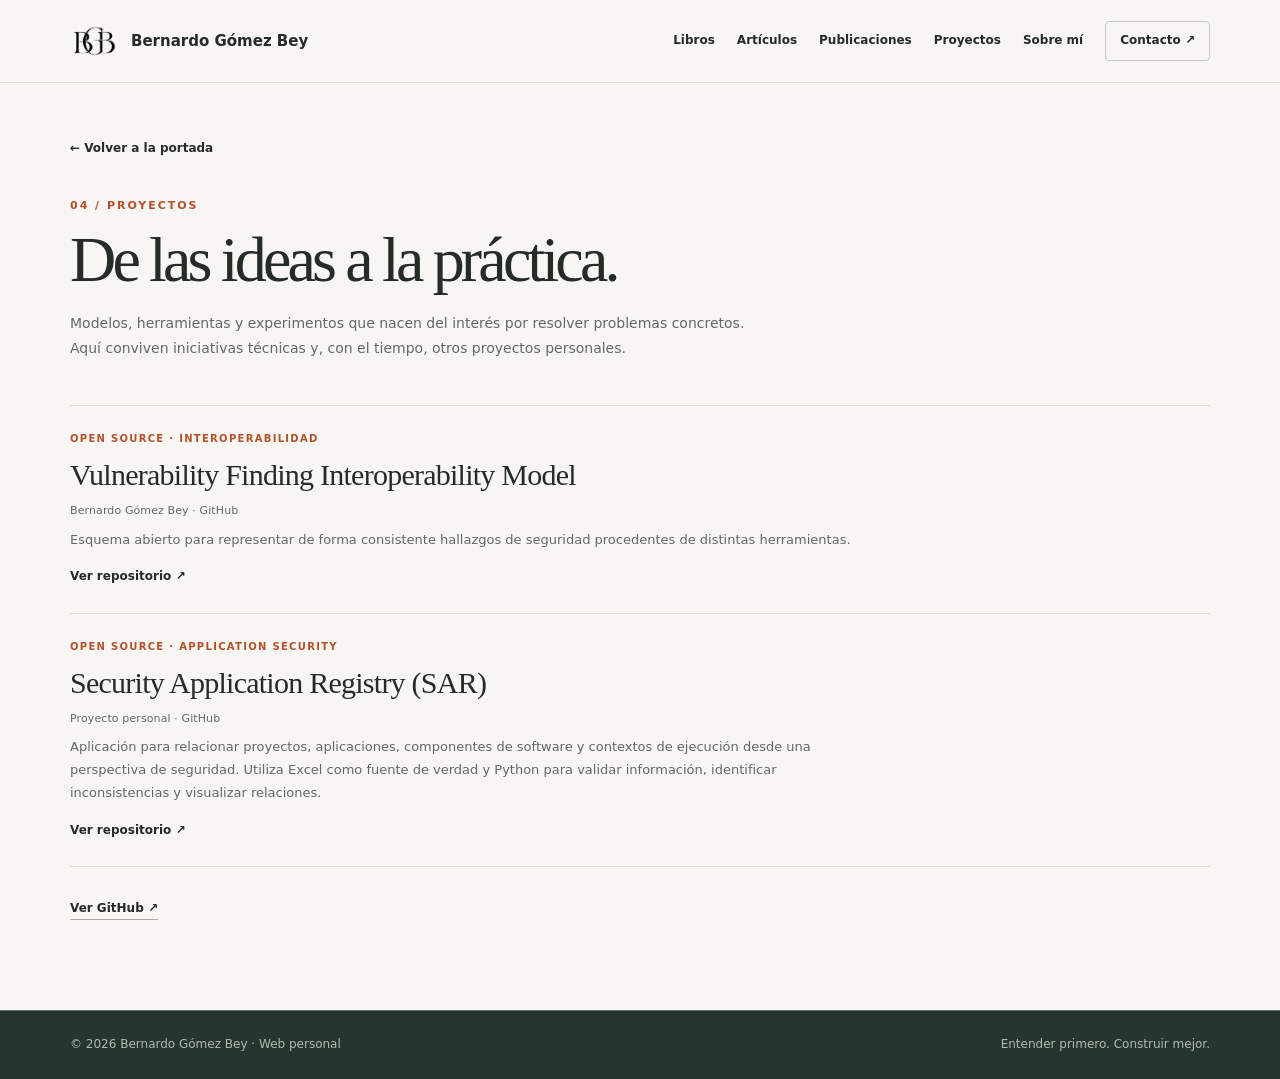
<file: proyectos/index.html>
<!DOCTYPE html>

<html lang="es">
<head>
<meta charset="utf-8"/>
<meta content="width=device-width,initial-scale=1" name="viewport"/>
<title>Proyectos | Bernardo Gómez Bey</title>
<meta content="Proyectos de Bernardo Gómez Bey. Trabajos y contenidos reunidos en su web personal." name="description"/>
<meta content="#f7f6f2" name="theme-color"/>
<link href="https://bernardogomezbey.com/proyectos/" rel="canonical"/>
<link href="../assets/bgb-monogram.png" rel="icon" type="image/png"/>
<meta content="Proyectos | Bernardo Gómez Bey" property="og:title"/>
<meta content="Libros, artículos, publicaciones, proyectos e investigación de Bernardo Gómez Bey." property="og:description"/>
<meta content="website" property="og:type"/>
<meta content="https://bernardogomezbey.com/proyectos/" property="og:url"/>

<link href="../css/styles.css" rel="stylesheet"/>
<meta content="index, follow, max-image-preview:large" name="robots"/>
<meta content="es_ES" property="og:locale"/>
<meta content="summary" name="twitter:card"/>
<meta content="Bernardo Gómez Bey" name="author"/>
</head>
<body>
<a class="skip-link" href="#contenido">
   Saltar al contenido
  </a>
<header class="header">
<nav aria-label="Navegación principal" class="container nav">
<a class="identity" href="../index.html#inicio">
<img alt="Monograma BGB" decoding="async" height="615" src="../assets/bgb-monogram.png" width="880"/>
<span>
      Bernardo Gómez Bey
     </span>
</a>
<div class="navlinks">
<a href="../index.html#libros">
      Libros
     </a>
<a href="../index.html#articulos">
      Artículos
     </a>
<a href="../index.html#publicaciones">
      Publicaciones
     </a>
<a href="../index.html#proyectos">
      Proyectos
     </a>
<a href="../index.html#sobre-mi">
      Sobre mí
     </a>
<a href="../index.html#contacto">
      Contacto ↗
     </a>
</div>
</nav>
</header>
<main id="contenido"><div class="container inner-page"><a class="back-link" href="../index.html">← Volver a la portada</a><div class="inner-heading"><div class="section-eyebrow">04 / Proyectos</div><h1>De las ideas a la práctica.</h1><p class="intro">Modelos, herramientas y experimentos que nacen del interés por resolver problemas concretos. Aquí
        conviven iniciativas técnicas y, con el tiempo, otros proyectos personales.</p></div><div class="entry-list"><article class="entry"><div class="entry-body"><span class="kicker">
        Open source · Interoperabilidad
       </span><h3>
        Vulnerability Finding Interoperability Model
       </h3><p class="byline">
        Bernardo Gómez Bey · GitHub
       </p><p>
        Esquema abierto para representar de forma consistente hallazgos de seguridad procedentes de
        distintas herramientas.
       </p><a href="https://github.com/begobe1978/vulnerability-finding-interoperability-model" rel="noopener noreferrer" target="_blank">
        Ver repositorio ↗
       </a></div></article><article class="entry"><div class="entry-body"><span class="kicker">
        Open source · Application Security
       </span><h3>
        Security Application Registry (SAR)
       </h3><p class="byline">
        Proyecto personal · GitHub
       </p><p>
        Aplicación para relacionar proyectos, aplicaciones, componentes de software y contextos de
        ejecución desde una perspectiva de seguridad. Utiliza Excel como fuente de verdad y Python
        para validar información, identificar inconsistencias y visualizar relaciones.
       </p><a href="https://github.com/begobe1978/security-application-registry" rel="noopener noreferrer" target="_blank">
        Ver repositorio ↗
       </a></div></article></div><p class="external-more"><a class="more" href="https://github.com/begobe1978" rel="noopener noreferrer" target="_blank">
       Ver GitHub ↗
      </a></p></div></main>
<footer class="footer">
<div class="container">
<span>
     ©
     <span id="year">
      2026
     </span>
     Bernardo Gómez Bey · Web personal
    </span>
<span>
     Entender primero. Construir mejor.
    </span>
</div>
</footer>
</body>
</html>
</file>
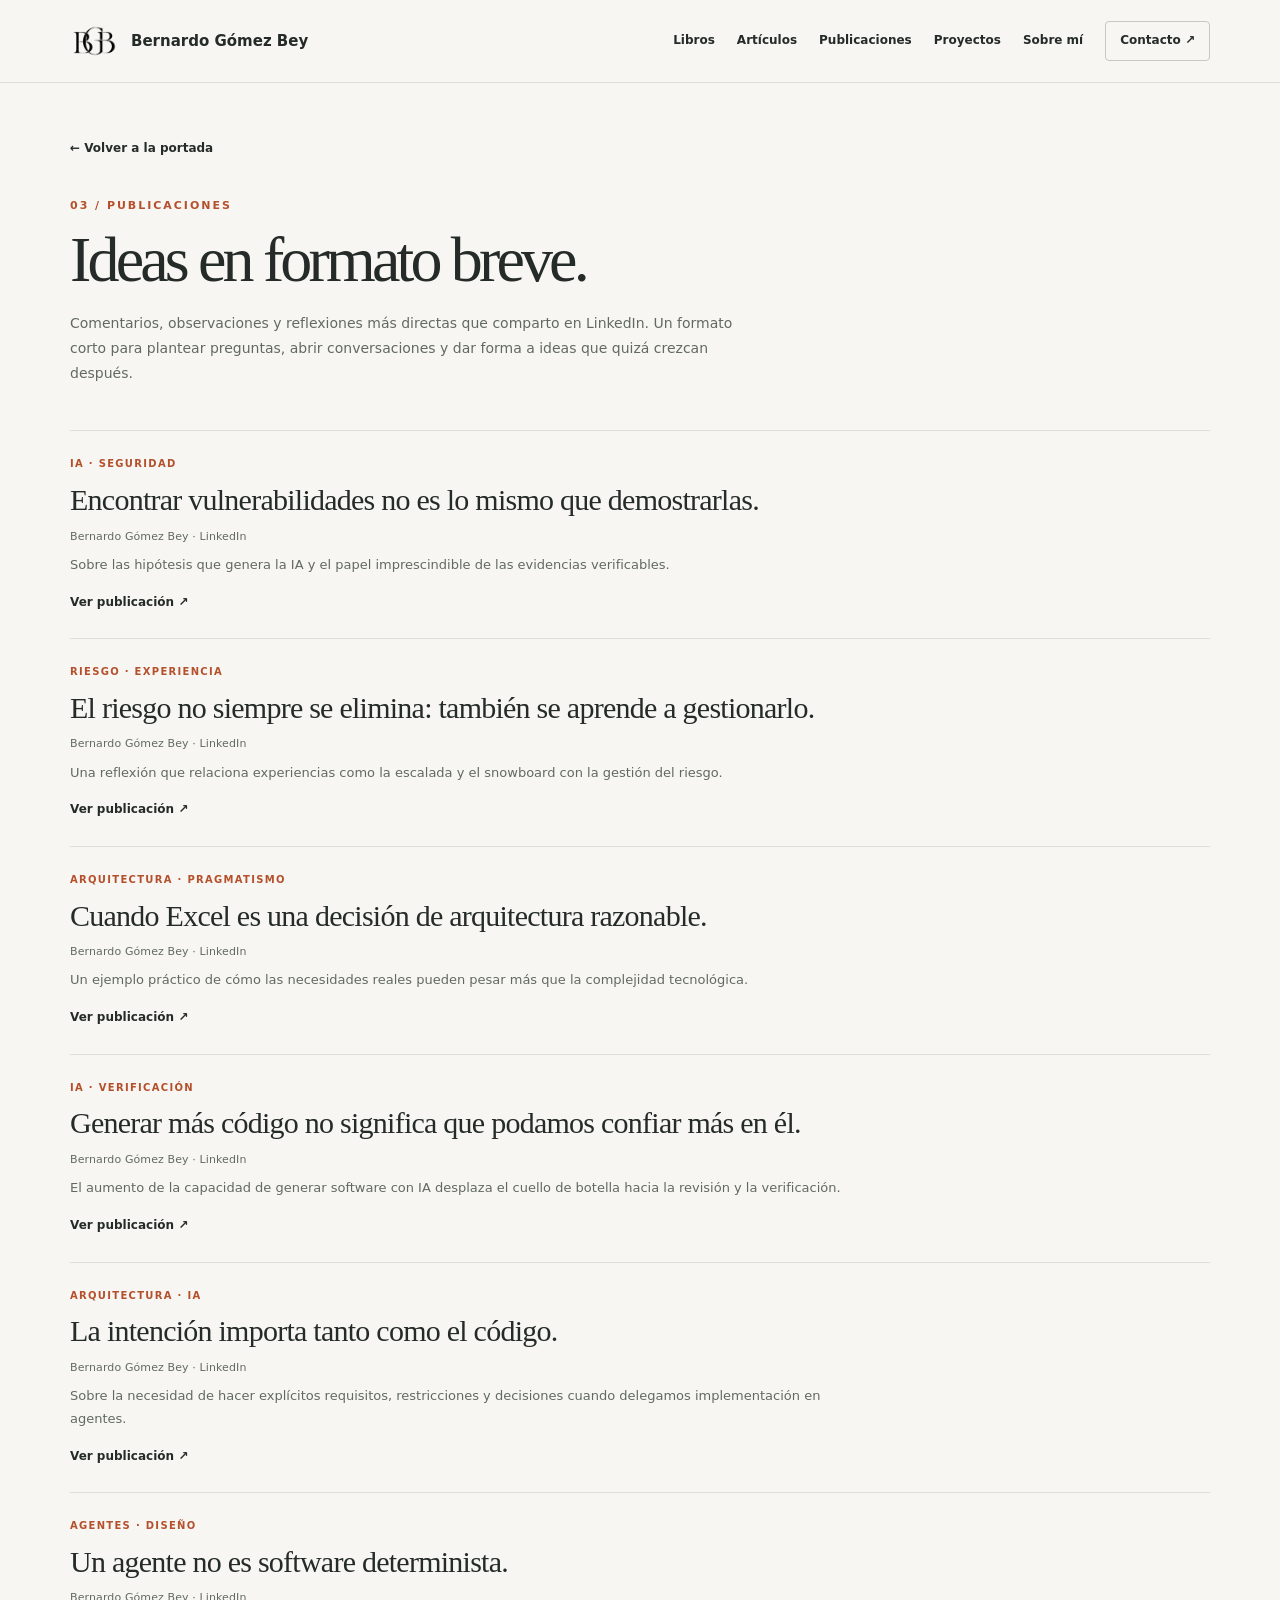
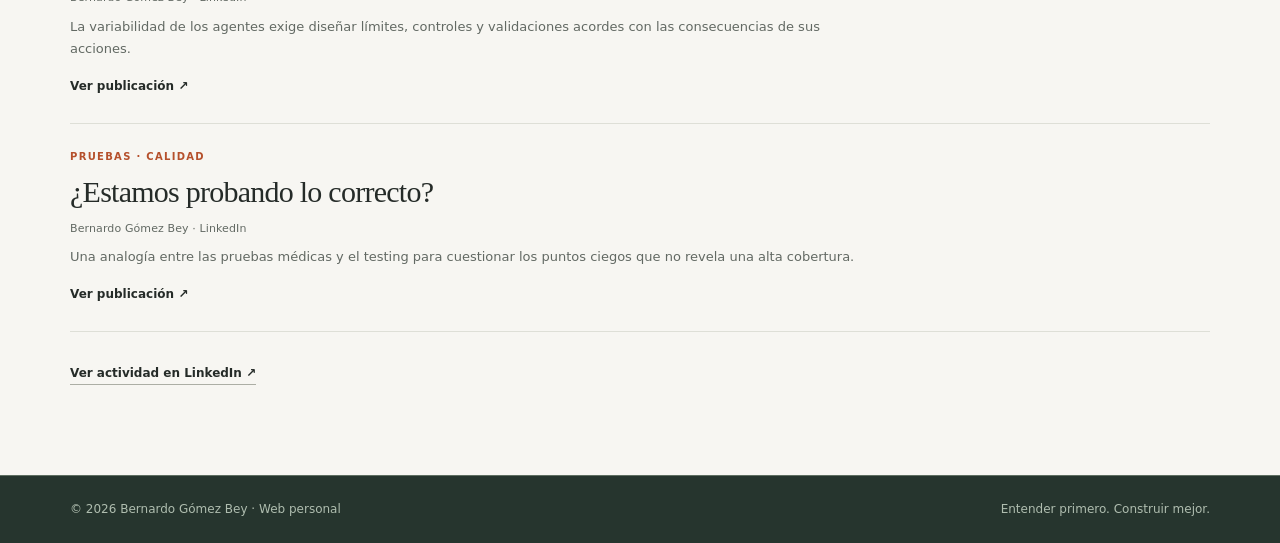
<file: publicaciones/index.html>
<!DOCTYPE html>

<html lang="es">
<head>
<meta charset="utf-8"/>
<meta content="width=device-width,initial-scale=1" name="viewport"/>
<title>Publicaciones | Bernardo Gómez Bey</title>
<meta content="Publicaciones de Bernardo Gómez Bey. Trabajos y contenidos reunidos en su web personal." name="description"/>
<meta content="#f7f6f2" name="theme-color"/>
<link href="https://bernardogomezbey.com/publicaciones/" rel="canonical"/>
<link href="../assets/bgb-monogram.png" rel="icon" type="image/png"/>
<meta content="Publicaciones | Bernardo Gómez Bey" property="og:title"/>
<meta content="Libros, artículos, publicaciones, proyectos e investigación de Bernardo Gómez Bey." property="og:description"/>
<meta content="website" property="og:type"/>
<meta content="https://bernardogomezbey.com/publicaciones/" property="og:url"/>

<link href="../css/styles.css" rel="stylesheet"/>
<meta content="index, follow, max-image-preview:large" name="robots"/>
<meta content="es_ES" property="og:locale"/>
<meta content="summary" name="twitter:card"/>
<meta content="Bernardo Gómez Bey" name="author"/>
</head>
<body>
<a class="skip-link" href="#contenido">
   Saltar al contenido
  </a>
<header class="header">
<nav aria-label="Navegación principal" class="container nav">
<a class="identity" href="../index.html#inicio">
<img alt="Monograma BGB" decoding="async" height="615" src="../assets/bgb-monogram.png" width="880"/>
<span>
      Bernardo Gómez Bey
     </span>
</a>
<div class="navlinks">
<a href="../index.html#libros">
      Libros
     </a>
<a href="../index.html#articulos">
      Artículos
     </a>
<a href="../index.html#publicaciones">
      Publicaciones
     </a>
<a href="../index.html#proyectos">
      Proyectos
     </a>
<a href="../index.html#sobre-mi">
      Sobre mí
     </a>
<a href="../index.html#contacto">
      Contacto ↗
     </a>
</div>
</nav>
</header>
<main id="contenido"><div class="container inner-page"><a class="back-link" href="../index.html">← Volver a la portada</a><div class="inner-heading"><div class="section-eyebrow">03 / Publicaciones</div><h1>Ideas en formato breve.</h1><p class="intro">Comentarios, observaciones y reflexiones más directas que comparto en LinkedIn. Un formato corto
        para plantear preguntas, abrir conversaciones y dar forma a ideas que quizá crezcan después.</p></div><div class="entry-list"><article class="entry"><div class="entry-body"><span class="kicker">
        IA · Seguridad
       </span><h3>
        Encontrar vulnerabilidades no es lo mismo que demostrarlas.
       </h3><p class="byline">
        Bernardo Gómez Bey · LinkedIn
       </p><p>
        Sobre las hipótesis que genera la IA y el papel imprescindible de las evidencias verificables.
       </p><a href="https://es.linkedin.com/posts/bernardo-gomez-bey-es_la-ia-puede-ser-extraordinariamente-buena-activity-7502687152577609728-nzml" rel="noopener noreferrer" target="_blank">
        Ver publicación ↗
       </a></div></article><article class="entry"><div class="entry-body"><span class="kicker">
        Riesgo · Experiencia
       </span><h3>
        El riesgo no siempre se elimina: también se aprende a gestionarlo.
       </h3><p class="byline">
        Bernardo Gómez Bey · LinkedIn
       </p><p>
        Una reflexión que relaciona experiencias como la escalada y el snowboard con la gestión del riesgo.
       </p><a href="https://es.linkedin.com/posts/bernardo-gomez-bey-es_durante-a%C3%B1os-he-practicado-escalada-tambi%C3%A9n-activity-7509954993181974528-Ft-v" rel="noopener noreferrer" target="_blank">
        Ver publicación ↗
       </a></div></article><article class="entry"><div class="entry-body"><span class="kicker">
        Arquitectura · Pragmatismo
       </span><h3>
        Cuando Excel es una decisión de arquitectura razonable.
       </h3><p class="byline">
        Bernardo Gómez Bey · LinkedIn
       </p><p>
        Un ejemplo práctico de cómo las necesidades reales pueden pesar más que la complejidad tecnológica.
       </p><a href="https://es.linkedin.com/posts/bernardo-gomez-bey-es_hace-poco-desarroll%C3%A9-una-aplicaci%C3%B3n-para-activity-7514005416503037954-6UWF" rel="noopener noreferrer" target="_blank">
        Ver publicación ↗
       </a></div></article><article class="entry"><div class="entry-body"><span class="kicker">
        IA · Verificación
       </span><h3>
        Generar más código no significa que podamos confiar más en él.
       </h3><p class="byline">
        Bernardo Gómez Bey · LinkedIn
       </p><p>
        El aumento de la capacidad de generar software con IA desplaza el cuello de botella hacia la revisión y la verificación.
       </p><a href="https://es.linkedin.com/posts/bernardo-gomez-bey-es_el-c%C3%B3digo-se-est%C3%A1-volviendo-barato-la-confianza-activity-7501229151425593344-os6u" rel="noopener noreferrer" target="_blank">
        Ver publicación ↗
       </a></div></article><article class="entry"><div class="entry-body"><span class="kicker">
        Arquitectura · IA
       </span><h3>
        La intención importa tanto como el código.
       </h3><p class="byline">
        Bernardo Gómez Bey · LinkedIn
       </p><p>
        Sobre la necesidad de hacer explícitos requisitos, restricciones y decisiones cuando delegamos implementación en agentes.
       </p><a href="https://es.linkedin.com/posts/bernardo-gomez-bey-es_antes-de-generar-c%C3%B3digo-hay-que-decidir-activity-7504314890371919872-YYYM" rel="noopener noreferrer" target="_blank">
        Ver publicación ↗
       </a></div></article><article class="entry"><div class="entry-body"><span class="kicker">
        Agentes · Diseño
       </span><h3>
        Un agente no es software determinista.
       </h3><p class="byline">
        Bernardo Gómez Bey · LinkedIn
       </p><p>
        La variabilidad de los agentes exige diseñar límites, controles y validaciones acordes con las consecuencias de sus acciones.
       </p><a href="https://es.linkedin.com/posts/bernardo-gomez-bey-es_hay-algo-que-sigo-encontr%C3%A1ndome-cuando-hablamos-activity-7506226066290827266-9XaJ" rel="noopener noreferrer" target="_blank">
        Ver publicación ↗
       </a></div></article><article class="entry"><div class="entry-body"><span class="kicker">
        Pruebas · Calidad
       </span><h3>
        ¿Estamos probando lo correcto?
       </h3><p class="byline">
        Bernardo Gómez Bey · LinkedIn
       </p><p>
        Una analogía entre las pruebas médicas y el testing para cuestionar los puntos ciegos que no revela una alta cobertura.
       </p><a href="https://es.linkedin.com/posts/bernardo-gomez-bey-es_y-si-el-problema-no-es-la-cobertura-de-los-activity-7513367972615282688-udC8" rel="noopener noreferrer" target="_blank">
        Ver publicación ↗
       </a></div></article></div><p class="external-more"><a class="more" href="https://www.linkedin.com/in/bernardo-gomez-bey-es/recent-activity/all/" rel="noopener noreferrer" target="_blank">
       Ver actividad en LinkedIn ↗
      </a></p></div></main>
<footer class="footer">
<div class="container">
<span>
     ©
     <span id="year">
      2026
     </span>
     Bernardo Gómez Bey · Web personal
    </span>
<span>
     Entender primero. Construir mejor.
    </span>
</div>
</footer>
</body>
</html>
</file>
<file: css/styles.css>
/* Estilos de bernardogomezbey.com · Sin dependencias externas. */
:root {
  --bg: #f7f6f2;
  --paper: #fffefa;
  --ink: #252b28;
  --muted: #626963;
  --border: #dedfd7;
  --accent: #b5502c;
  --serif: Georgia,"Times New Roman",serif;
  --sans: system-ui,-apple-system,"Segoe UI",Arial,sans-serif;
}
* {
  box-sizing: border-box;
}
html {
  scroll-behavior: smooth;
}
body {
  margin: 0;
  background: var(--bg);
  color: var(--ink);
  font: 15px/1.65 var(--sans);
}
a {
  color: inherit;
  text-decoration: none;
}
a:hover {
  color: var(--accent);
}
.container {
  width: min(1140px,calc(100% - 72px));
  margin: auto;
}
.header {
  border-bottom: 1px solid var(--border);
  background: var(--bg);
}
.nav {
  min-height: 82px;
  display: flex;
  justify-content: space-between;
  align-items: center;
  gap: 24px;
}
.identity {
  display: flex;
  align-items: center;
  gap: 13px;
  font-weight: 700;
  font-size: 15px;
}
.identity img {
  width: 48px;
  height: 35px;
  object-fit: contain;
}
.navlinks {
  display: flex;
  gap: 22px;
  align-items: center;
  font-size: 12px;
  font-weight: 650;
}
.navlinks a:last-child {
  padding: 9px 14px;
  border: 1px solid #c5c9c1;
  border-radius: 4px;
}
.hero {
  padding: 84px 0 82px;
  display: grid;
  grid-template-columns: minmax(0,1.5fr) minmax(210px,.5fr);
  align-items: center;
  gap: 70px;
}
.eyebrow,.section-eyebrow {
  color: var(--accent);
  font-size: 11px;
  font-weight: 750;
  letter-spacing: .18em;
  text-transform: uppercase;
}
h1,h2,h3,p {
  margin-top: 0;
}
h1 {
  font: normal clamp(54px,6.3vw,88px)/1.03 var(--serif);
  letter-spacing: -.06em;
  margin: 17px 0 25px;
}
h1 em {
  color: var(--accent);
  font-weight: normal;
}
.lead {
  color: #525a54;
  font-size: 17px;
  line-height: 1.75;
  max-width: 720px;
  margin-bottom: 28px;
}
.hero-links {
  display: flex;
  gap: 22px;
  flex-wrap: wrap;
  font-size: 13px;
  font-weight: 700;
}
.hero-links a:first-child {
  background: var(--ink);
  color: white;
  padding: 12px 17px;
  border-radius: 3px;
}
.hero-links a:nth-child(2) {
  padding: 12px 0;
  border-bottom: 1px solid var(--border);
}
.hero-mark {
  display: grid;
  place-items: center;
  min-height: 250px;
  opacity: .85;
}
.hero-mark img {
  width: min(100%,340px);
  height: auto;
}
.section {
  padding: 72px 0 82px;
  border-top: 1px solid var(--border);
}
.section:nth-of-type(odd) {
  background: #fcfbf7;
}
.heading {
  display: flex;
  align-items: end;
  justify-content: space-between;
  gap: 30px;
  margin-bottom: 30px;
}
.section-eyebrow {
  margin-bottom: 11px;
}
h2 {
  font: normal clamp(38px,4vw,54px)/1.12 var(--serif);
  letter-spacing: -.045em;
  margin: 0 0 13px;
}
.intro {
  font-size: 14px;
  line-height: 1.8;
  max-width: 690px;
  color: var(--muted);
  margin: 0;
}
.more {
  font-size: 12px;
  font-weight: 750;
  white-space: nowrap;
  border-bottom: 1px solid #acaea5;
  padding-bottom: 4px;
}
.cards {
  display: grid;
  grid-template-columns: repeat(3,minmax(0,1fr));
  gap: 19px;
}
.card {
  border: 1px solid var(--border);
  background: var(--paper);
  padding: 25px;
  min-height: 215px;
  display: flex;
  flex-direction: column;
  align-items: flex-start;
}
.kicker {
  font-size: 10px;
  letter-spacing: .13em;
  color: var(--accent);
  font-weight: 750;
  text-transform: uppercase;
  margin-bottom: 15px;
}
.card h3 {
  font: normal 26px/1.2 var(--serif);
  letter-spacing: -.025em;
  margin: 0 0 8px;
}
.byline {
  font-size: 11px;
  line-height: 1.55;
  color: var(--muted);
  margin: 0 0 14px;
  letter-spacing: .01em;
}
.card .byline {
  font-size: 11px;
  line-height: 1.55;
  margin: 0 0 14px;
}
.research-line .byline {
  font-size: 11px;
  margin: 7px 0 5px;
}
.card p {
  font-size: 13px;
  line-height: 1.7;
  color: var(--muted);
  margin: 0 0 23px;
}
.card a,.card .arrowlink {
  margin-top: auto;
  font-size: 12px;
  font-weight: 750;
}
.books {
  grid-template-columns: repeat(2,minmax(0,1fr));
}
.book {
  display: flex;
  gap: 23px;
}
.book img {
  height: 220px;
  width: auto;
  max-width: 40%;
  object-fit: contain;
  object-position: top;
  box-shadow: 5px 7px 0 #e2e0d9;
  border: 1px solid #e3e3dd;
}
.book .copy {
  display: flex;
  flex-direction: column;
  align-items: flex-start;
}
.book h3 {
  font-size: 23px;
}
.note {
  font-size: 12px;
  color: var(--muted);
  margin-top: 16px;
}
.research-line {
  border: 1px solid var(--border);
  padding: 23px 26px;
  background: var(--paper);
  display: flex;
  align-items: center;
  justify-content: space-between;
  gap: 24px;
}
.research-line strong {
  font: normal 23px var(--serif);
}
.research-line p {
  font-size: 13px;
  color: var(--muted);
  margin: 6px 0 0;
}
.research-line a {
  font-weight: 700;
  font-size: 12px;
  white-space: nowrap;
}
.about {
  background: #26352e;
  color: #f8f5ee;
  padding: 78px 0;
}
.about-inner {
  display: grid;
  grid-template-columns: 1.5fr .5fr;
  gap: 65px;
}
.about .section-eyebrow {
  color: #ecad87;
}
.about h2 {
  max-width: 700px;
}
.about p {
  color: #d0d9d0;
  max-width: 690px;
  line-height: 1.85;
}
.contacts {
  display: flex;
  flex-direction: column;
  justify-content: center;
  gap: 15px;
}
.contacts a {
  border-bottom: 1px solid #647167;
  padding: 8px 0;
  font-weight: 600;
}
.footer {
  background: #26352e;
  color: #afbdaf;
  border-top: 1px solid #5e6e61;
  padding: 24px 0;
  font-size: 12px;
}
.footer .container {
  display: flex;
  justify-content: space-between;
  gap: 20px;
}
img {
  max-width: 100%;
}
@media(max-width:920px) {
  .container {
    width: min(100% - 48px,1140px);
  }
  .navlinks {
    gap: 12px;
  }
  .cards {
    gap: 12px;
  }
  .card {
    padding: 19px;
  }
  .books {
    grid-template-columns: 1fr 1fr;
  }
  .book {
    flex-direction: column;
  }
  .book img {
    height: 175px;
    max-width: 100%;
  }
}
@media(max-width:680px) {
  .container {
    width: calc(100% - 38px);
  }
  .nav {
    min-height: 70px;
  }
  .identity {
    font-size: 13px;
  }
  .identity img {
    width: 39px;
  }
  .navlinks a:not(:last-child) {
    display: none;
  }
  .navlinks a:last-child {
    font-size: 11px;
  }
  .hero {
    padding: 57px 0 60px;
    grid-template-columns: 1fr;
    gap: 8px;
  }
  .hero-mark {
    display: none;
  }
  h1 {
    font-size: clamp(47px,10.4vw,68px);
  }
  .lead {
    font-size: 15px;
  }
  .hero-links {
    gap: 16px;
  }
  .section {
    padding: 56px 0 60px;
  }
  .heading {
    display: block;
  }
  .heading .more {
    display: inline-block;
    margin-top: 20px;
  }
  .cards,.books {
    grid-template-columns: 1fr;
  }
  .card {
    min-height: 0;
    padding: 24px;
  }
  .book {
    flex-direction: row;
    gap: 17px;
  }
  .book img {
    width: 98px;
    max-width: 98px;
    height: auto;
    align-self: flex-start;
  }
  .book h3 {
    font-size: 20px;
  }
  .research-line {
    align-items: flex-start;
    flex-direction: column;
  }
  .about {
    padding: 60px 0;
  }
  .about-inner {
    grid-template-columns: 1fr;
    gap: 22px;
  }
  .footer .container {
    flex-direction: column;
  }
  h2 {
    font-size: 39px;
  }
}
@media(prefers-reduced-motion:reduce) {
  html {
    scroll-behavior: auto;
  }
}

/* Navegación accesible y experiencia móvil. */
.skip-link {
  position: absolute;
  top: -100px;
  left: 16px;
  z-index: 10;
  padding: 10px 16px;
  background: var(--ink);
  color: white;
}
.skip-link:focus { top: 12px; }
a:focus-visible {
  outline: 3px solid var(--accent);
  outline-offset: 4px;
}
.navlinks { flex-wrap: wrap; justify-content: flex-end; }
.card, .research-line { border-radius: 3px; }
.research-line a:hover { text-decoration: underline; }
@media (max-width: 680px) {
  .nav { flex-direction: column; align-items: stretch; gap: 2px; padding: 12px 0; }
  .navlinks { flex-wrap: nowrap; justify-content: flex-start; gap: 18px; overflow-x: auto; padding: 10px 0; scrollbar-width: thin; }
  .navlinks a:not(:last-child) { display: inline; }
  .navlinks a { white-space: nowrap; font-size: 12px; }
  .navlinks a:last-child { padding: 0; border: 0; font-size: 12px; }
}

/* Interacciones: trazos discretos y tarjetas elevadas con ratón. */
.card a, .heading .more, .hero-links a:nth-child(2),
.navlinks a:not(:last-child) {
  background-image: linear-gradient(currentColor, currentColor);
  background-repeat: no-repeat;
  background-position: left bottom;
  background-size: 0 1px;
}
.navlinks a:not(:last-child) { background-position: left bottom 2px; }

/* El foco funciona también en dispositivos sin hover. */
.card a:is(:hover, :focus-visible),
.heading .more:is(:hover, :focus-visible),
.hero-links a:nth-child(2):is(:hover, :focus-visible),
.navlinks a:not(:last-child):is(:hover, :focus-visible) {
  background-size: 100% 1px;
  text-decoration: none;
}
@media (hover: hover) and (pointer: fine) {
  .card { transition: transform 180ms ease, box-shadow 180ms ease; }
  .card:hover {
    transform: translateY(-3px);
    box-shadow: 0 8px 22px rgb(37 43 40 / 7%);
  }
  .card a, .heading .more, .hero-links a:nth-child(2),
  .navlinks a:not(:last-child) { transition: background-size 200ms ease; }
}
@media (prefers-reduced-motion: reduce) {
  .card, .card a, .heading .more, .hero-links a:nth-child(2),
  .navlinks a:not(:last-child) { transition: none; }
  .card:hover { transform: none; }
}

/* Páginas interiores: listados sencillos, sin tarjetas. */
.inner-page { padding: 52px 0 90px; min-height: 65vh; }
.back-link { display: inline-block; font-size: 12px; font-weight: 700; margin-bottom: 38px; }
.back-link:hover, .entry a:hover { text-decoration: underline; }
.inner-heading { max-width: 750px; margin-bottom: 44px; }
.inner-heading h1 { font-size: clamp(40px, 5vw, 64px); margin: 12px 0 18px; }
.entry { display: flex; align-items: flex-start; gap: 26px; padding: 25px 0; border-top: 1px solid var(--border); }
.entry:last-child { border-bottom: 1px solid var(--border); }
.entry-body { max-width: 790px; }
.entry .kicker { display: block; margin-bottom: 9px; }
.entry h3 { font: normal clamp(23px, 2.6vw, 30px)/1.22 var(--serif); letter-spacing: -.025em; margin: 0 0 8px; }
.entry p { color: var(--muted); font-size: 13px; line-height: 1.75; margin: 0 0 12px; }
.entry .byline { font-size: 11px; margin-bottom: 8px; }
.entry a { display: inline-block; font-size: 12px; font-weight: 750; margin-top: 3px; }
.entry-book > img { width: 84px; height: auto; flex: none; border: 1px solid var(--border); box-shadow: 4px 5px 0 #e2e0d9; }
.external-more { margin: 28px 0 0; }
.heading-links { display: flex; flex-wrap: wrap; align-items: center; gap: 18px; }
.more-internal { color: var(--accent); }
@media (max-width: 680px) {
  .inner-page { padding: 35px 0 65px; }
  .back-link { margin-bottom: 28px; }
  .inner-heading { margin-bottom: 32px; }
  .entry { gap: 16px; padding: 22px 0; }
  .entry-book > img { width: 70px; }
}

/* Ondas decorativas de la portada */
.home-with-waves .header { border-bottom: 0; }
.wave-accent { height: 62px; overflow: hidden; pointer-events: none; }
.wave-accent svg { display: block; width: 100%; height: 100%; }
.home-with-waves .hero { padding-top: 28px; }
@media (max-width: 700px) {
  .wave-accent { height: 48px; }
  .home-with-waves .hero { padding-top: 19px; }
}
@media (prefers-reduced-motion: reduce) {
  .wave-accent { display: none; }
}
</file>
